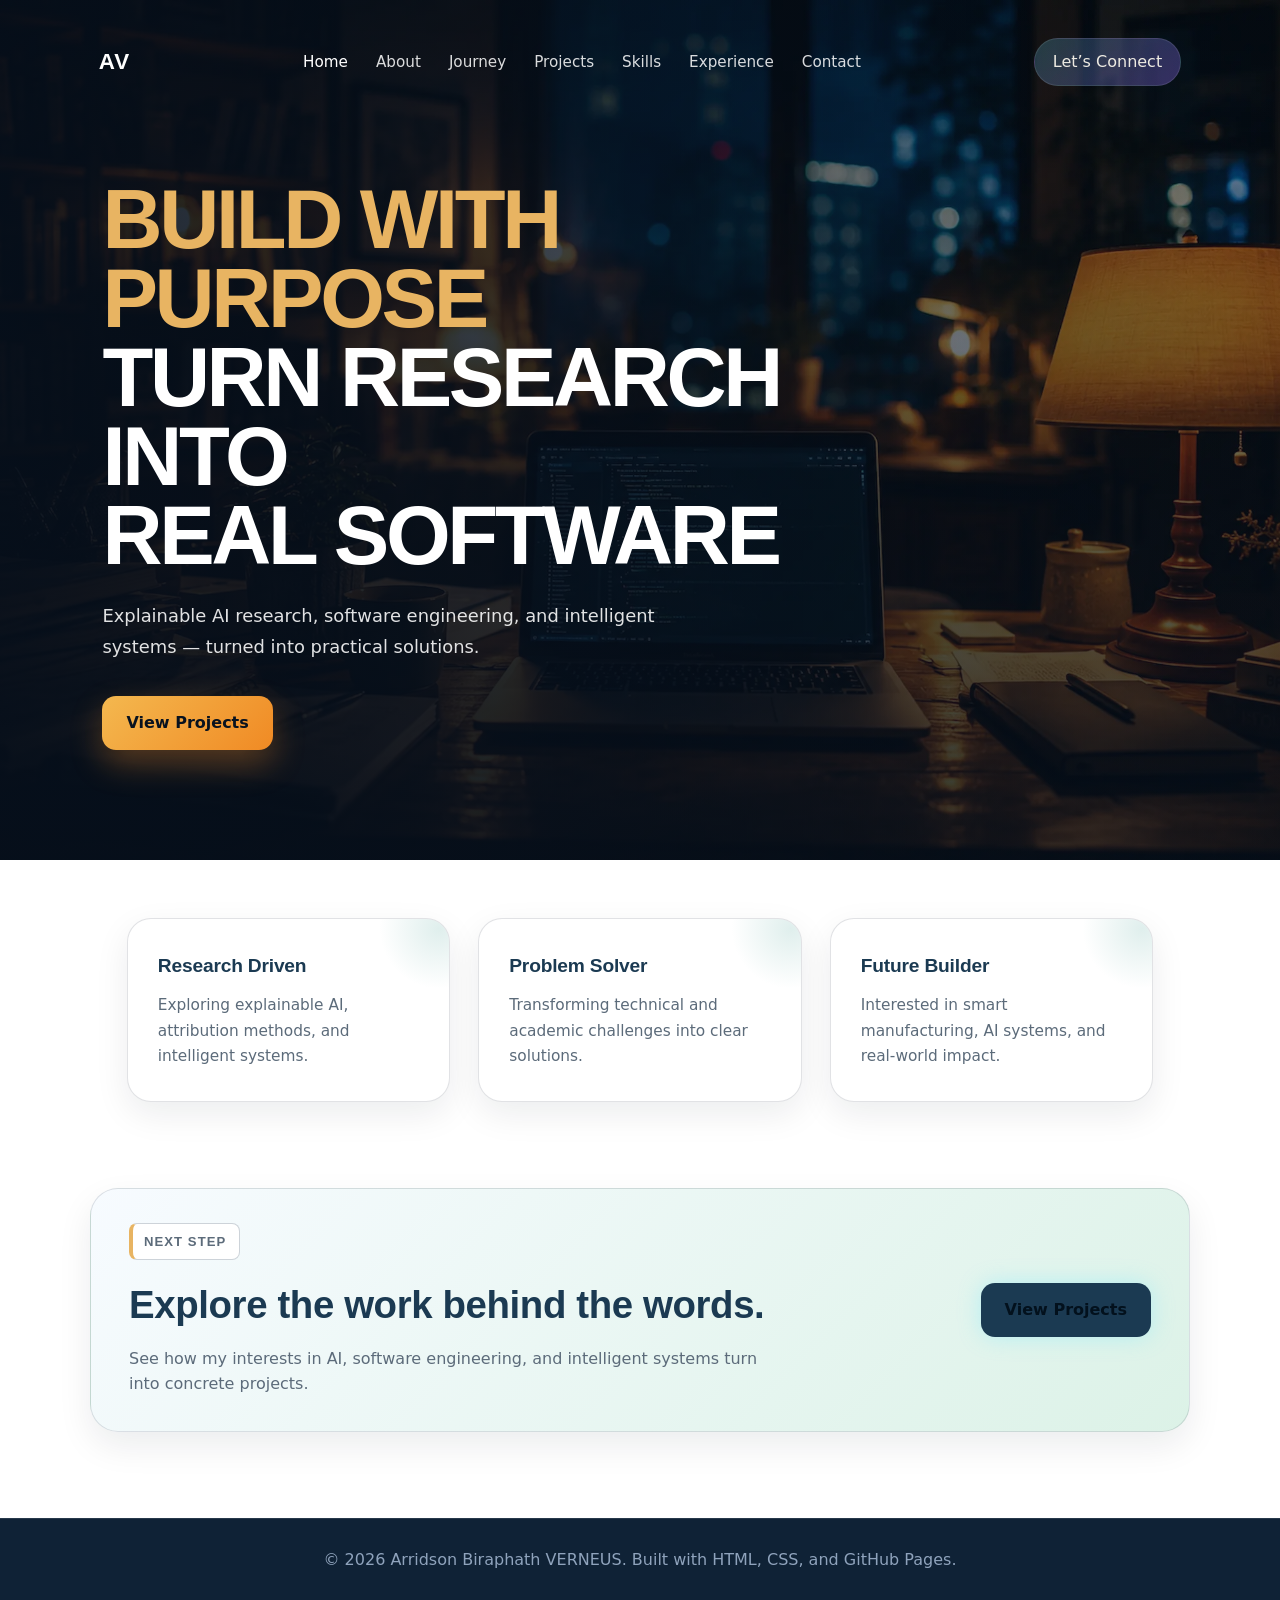
<file: index.html>
<!DOCTYPE html>
<html lang="en">
<head>
  <meta charset="UTF-8" />
  <meta name="viewport" content="width=device-width, initial-scale=1.0" />
  <title>Arridson Biraphath VERNEUS | Portfolio</title>

  <meta
    name="description"
    content="Personal portfolio of Arridson Biraphath VERNEUS, Informatics senior at Yuan Ze University with interests in AI, software engineering, XAI research, and intelligent manufacturing."
  />

  <link rel="stylesheet" href="css/style.css" />
</head>

<body class="home">
  <header class="site-header">
    <nav class="navbar">
      <a href="index.html" class="logo">AV</a>

      <ul class="nav-links">
        <li><a href="index.html" class="active">Home</a></li>
        <li><a href="about.html">About</a></li>
        <li><a href="journey.html">Journey</a></li>
        <li><a href="projects.html">Projects</a></li>
        <li><a href="skills.html">Skills</a></li>
        <li><a href="experience.html">Experience</a></li>
        <li><a href="contact.html">Contact</a></li>
      </ul>

      <a href="contact.html" class="nav-button">Let’s Connect</a>
    </nav>
  </header>

  <main>
    <!--
     <section class="hero-section">
      <div class="hero-content">
        <h1 class="hero-title">
          <span class="hero-accent">BUILD WITH PURPOSE</span>
          SO RESEARCH BECOMES<br />REAL SOFTWARE
        </h1>
        <p class="section-label">Personal Portfolio</p>

        <h1>Arridson Biraphath VERNEUS</h1>

        <h2>Informatics Senior | AI & Software Engineering</h2>

        <p class="hero-description">
          Turning academic research and technical projects into practical solutions.
        </p>

        <div class="hero-buttons">
          <a href="projects.html" class="primary-button">View Projects</a>
          <a href="contact.html" class="secondary-button">Contact Me</a>
        </div>
      </div>

      <div class="hero-visual">
        <div class="dashboard-card main-card">
          <p class="card-label">Developer Dashboard</p>
          <h3>Research • Software • AI</h3>

          <div class="code-box">
            <span>def solve_problem(data):</span>
            <span>&nbsp;&nbsp;&nbsp;&nbsp;model = AIModel.load("xai")</span>
            <span>&nbsp;&nbsp;&nbsp;&nbsp;result = model.evaluate(data)</span>
            <span>&nbsp;&nbsp;&nbsp;&nbsp;return result</span>
          </div>
        </div>

        <div class="dashboard-card floating-card top-card">
          <p>Project Focus</p>
          <strong>XAI Evaluation</strong>
        </div>

        <div class="dashboard-card floating-card bottom-card">
          <p>Core Areas</p>
          <strong>AI • Systems • Data</strong>
        </div>
      </div>
    </section>
    -->

    <section class="hero-section">
      <div class="hero-content">
        <h1>
          <span class="hero-gold">BUILD WITH PURPOSE</span>
          <span>TURN RESEARCH INTO</span>
          <span>REAL SOFTWARE</span>
        </h1>
        
        <p class="hero-description">
          Explainable AI research, software engineering, and intelligent
          systems — turned into practical solutions.
        </p>
        <div class="hero-buttons">
          <a href="projects.html" class="primary-button">View Projects</a>
        </div>
      </div>
    </section>

    <section class="quick-highlights">
      <article class="highlight-card">
        <h3>Research Driven</h3>
        <p>Exploring explainable AI, attribution methods, and intelligent systems.</p>
      </article>

      <article class="highlight-card">
        <h3>Problem Solver</h3>
        <p>Transforming technical and academic challenges into clear solutions.</p>
      </article>

      <article class="highlight-card">
        <h3>Future Builder</h3>
        <p>Interested in smart manufacturing, AI systems, and real-world impact.</p>
      </article>
    </section>

    </section>

<section class="home-cta">
  <div>
    <p class="section-label">Next Step</p>
    <h2>Explore the work behind the words.</h2>
    <p>
      See how my interests in AI, software engineering, and intelligent systems
      turn into concrete projects.
    </p>
  </div>
  <a href="projects.html" class="primary-button">View Projects</a>
</section>
    

</main>
  </main>

  <footer class="site-footer">
    <p>© 2026 Arridson Biraphath VERNEUS. Built with HTML, CSS, and GitHub Pages.</p>
  </footer>

  <script src="js/script.js"></script>
</body>
</html>
</file>
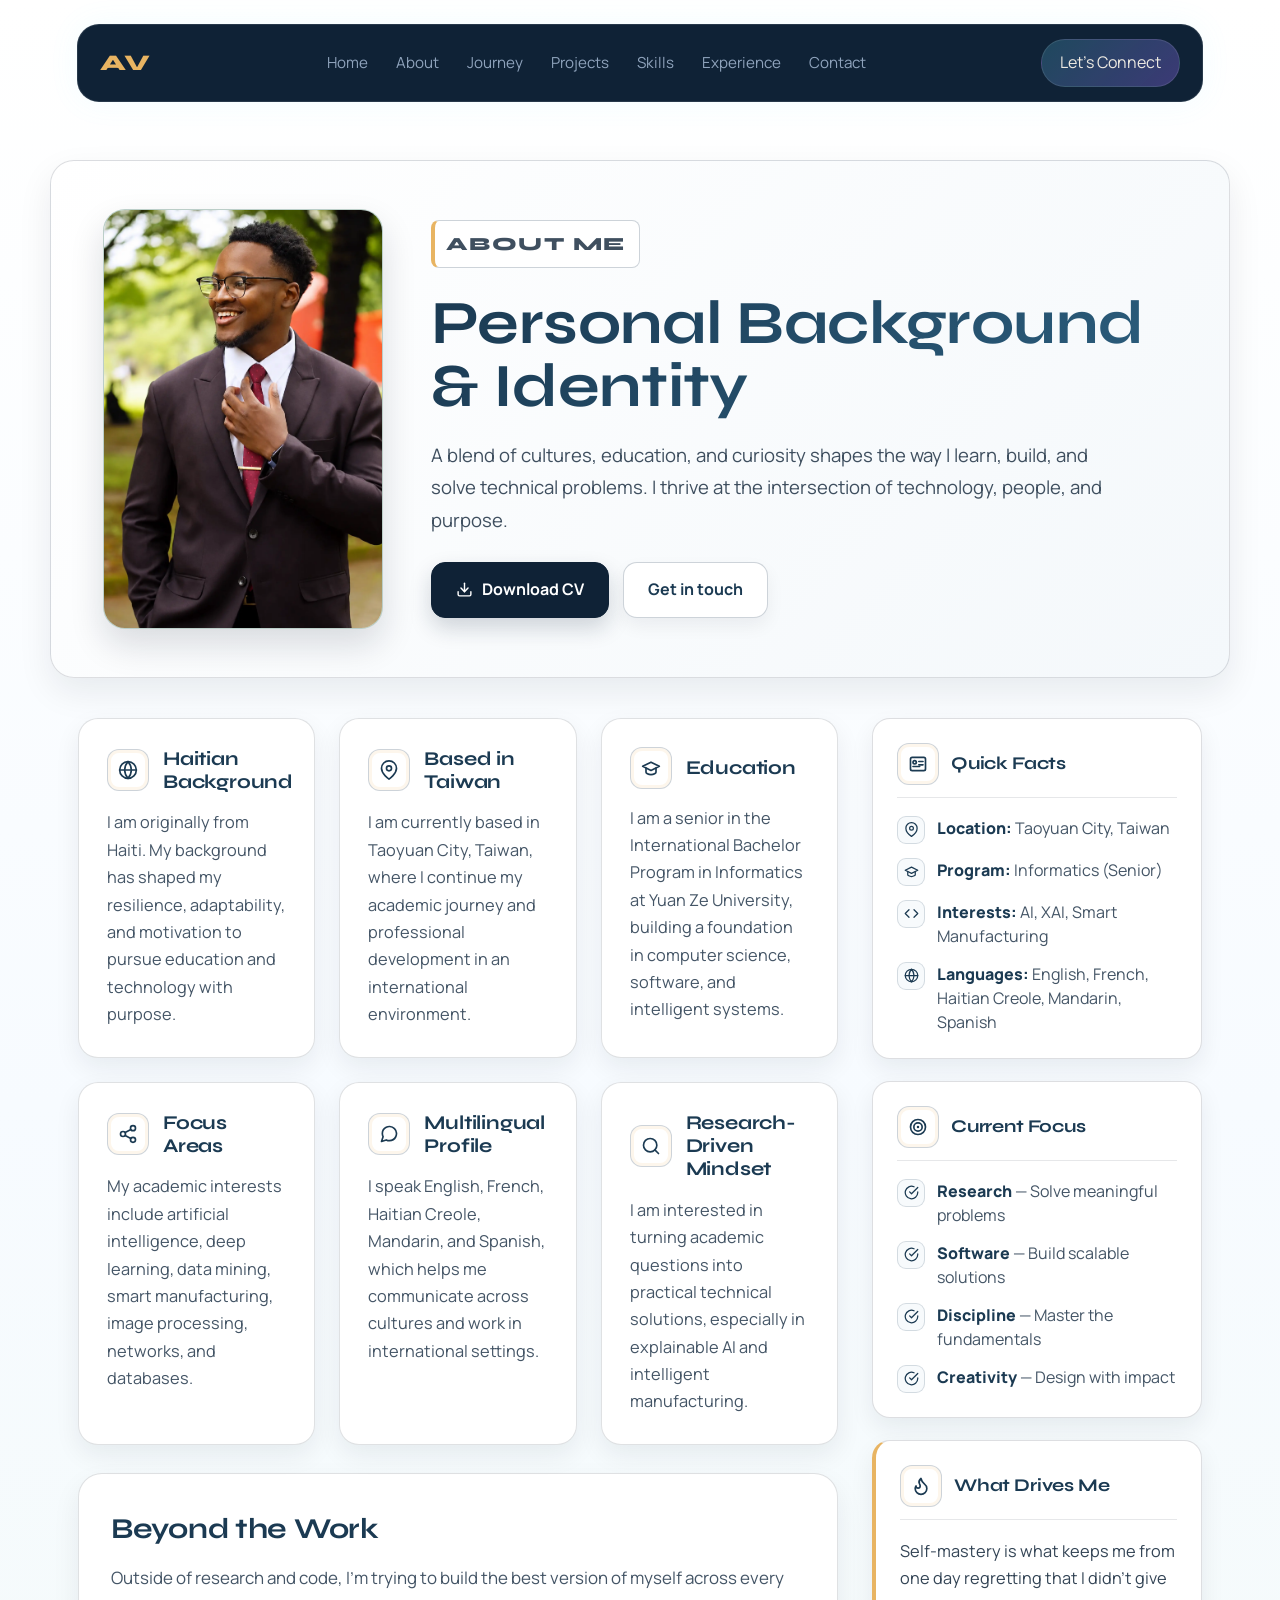
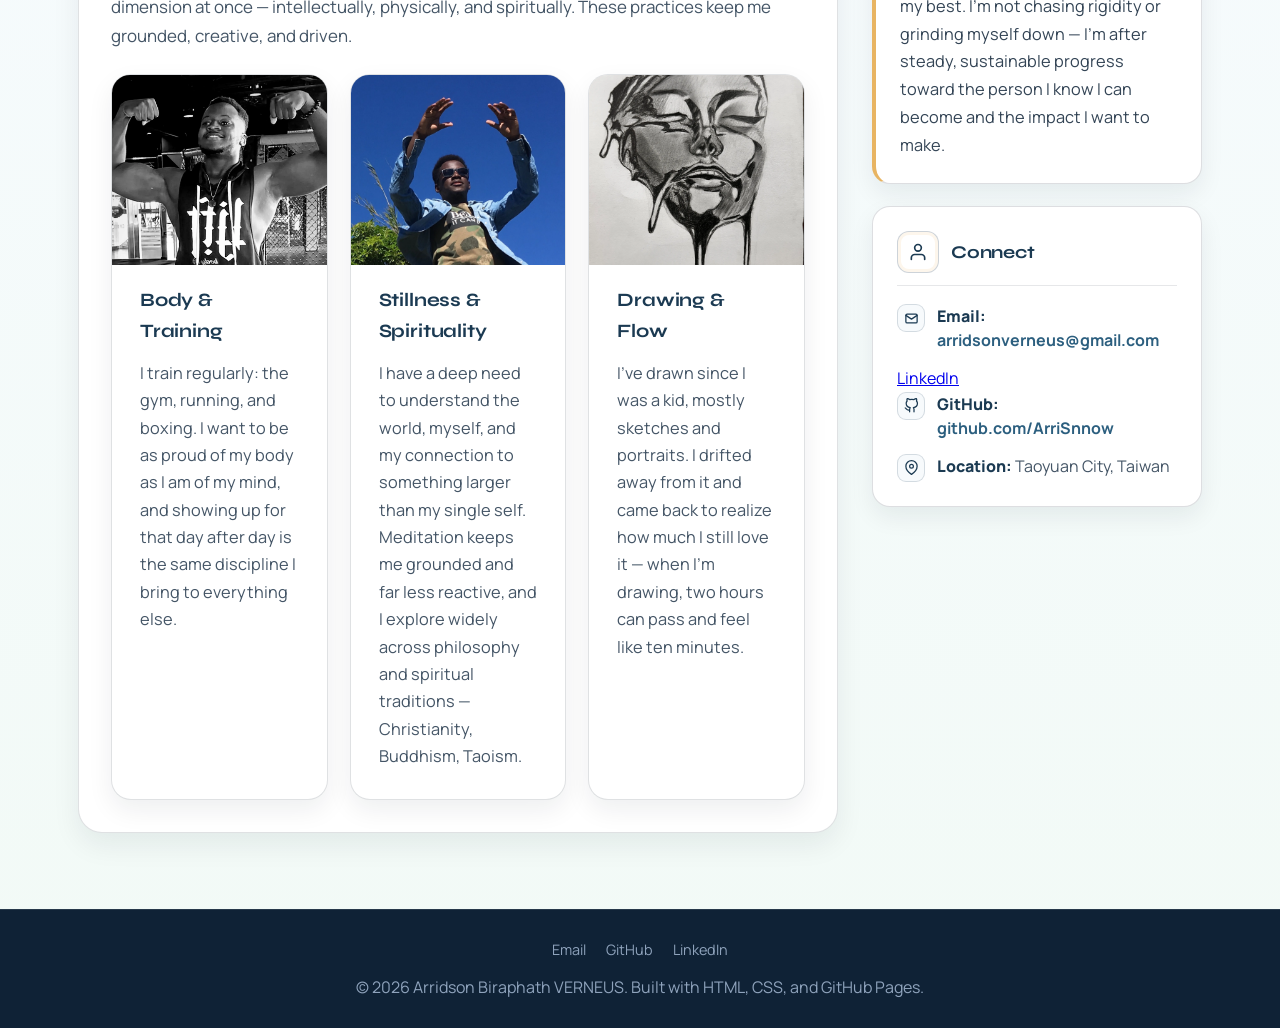
<file: about.html>
<!DOCTYPE html>
<html lang="en">
<head>
  <meta charset="UTF-8" />
  <meta name="viewport" content="width=device-width, initial-scale=1.0" />

  <title>About | Arridson Biraphath VERNEUS</title>
  <meta name="description" content="About Arridson Biraphath VERNEUS, an Informatics senior at Yuan Ze University with interests in AI, software engineering, XAI research, and intelligent manufacturing." />
  <meta name="author" content="Arridson Biraphath VERNEUS" />
  <meta name="theme-color" content="#050816" />
  <link rel="canonical" href="https://arrisnnow.github.io/about.html" />

  <!-- Favicon -->
  <link rel="icon" href="assets/favicon.svg" type="image/svg+xml" />

  <!-- Open Graph / social sharing -->
  <meta property="og:type" content="website" />
  <meta property="og:site_name" content="Arridson Biraphath VERNEUS" />
  <meta property="og:title" content="About | Arridson Biraphath VERNEUS" />
  <meta property="og:description" content="About Arridson Biraphath VERNEUS, an Informatics senior at Yuan Ze University with interests in AI, software engineering, XAI research, and intelligent manufacturing." />
  <meta property="og:url" content="https://arrisnnow.github.io/about.html" />
  <meta property="og:image" content="https://arrisnnow.github.io/assets/og-image.png" />
  <meta property="og:image:width" content="1200" />
  <meta property="og:image:height" content="630" />
  <meta name="twitter:card" content="summary_large_image" />
  <meta name="twitter:title" content="About | Arridson Biraphath VERNEUS" />
  <meta name="twitter:description" content="About Arridson Biraphath VERNEUS, an Informatics senior at Yuan Ze University with interests in AI, software engineering, XAI research, and intelligent manufacturing." />
  <meta name="twitter:image" content="https://arrisnnow.github.io/assets/og-image.png" />

  <!-- Fonts -->
  <link rel="preconnect" href="https://fonts.googleapis.com" />
  <link rel="preconnect" href="https://fonts.gstatic.com" crossorigin />
  <link href="https://fonts.googleapis.com/css2?family=Syne:wght@600;700;800&family=Manrope:wght@400;500;600;700&family=JetBrains+Mono:wght@400;500&display=swap" rel="stylesheet" />

  <link rel="stylesheet" href="css/style.css" />
</head>
  
<body class="about-page">
  <a class="skip-link" href="#main">Skip to content</a>

  <header class="site-header">
    <nav class="navbar" aria-label="Main navigation">
      <a href="index.html" class="logo">AV</a>

      <button class="nav-toggle" aria-label="Toggle menu" aria-expanded="false" aria-controls="nav-menu">
        <span></span><span></span><span></span>
      </button>

      <ul class="nav-links" id="nav-menu">
        <li><a href="index.html">Home</a></li>
        <li><a href="about.html">About</a></li>
        <li><a href="journey.html">Journey</a></li>
        <li><a href="projects.html">Projects</a></li>
        <li><a href="skills.html">Skills</a></li>
        <li><a href="experience.html">Experience</a></li>
        <li><a href="contact.html">Contact</a></li>
        <li class="nav-cta-mobile"><a href="contact.html" class="nav-button">Let&rsquo;s Connect</a></li>
      </ul>

      <a href="contact.html" class="nav-button nav-cta-desktop">Let&rsquo;s Connect</a>
    </nav>
  </header>

  <main id="main">
    <section class="about-hero">
      <img class="profile-photo" src="assets/images/profile.webp"
           alt="Portrait of Arridson Biraphath VERNEUS" width="400" height="420" />
      <div class="about-intro">
        <p class="section-label">About Me</p>
        <h1>Personal Background &amp; Identity</h1>
        <p>
          A blend of cultures, education, and curiosity shapes the way I learn,
          build, and solve technical problems. I thrive at the intersection of
          technology, people, and purpose.
        </p>
        <div class="about-actions">
          <!-- TODO(Arridson): add your CV as assets/Arridson-Verneus-CV.pdf -->
          <a href="assets/Arridson-Verneus-CV.pdf" class="cv-button" download>
            <svg viewBox="0 0 24 24" fill="none" stroke="currentColor" stroke-width="2" stroke-linecap="round" stroke-linejoin="round"><path d="M21 15v4a2 2 0 0 1-2 2H5a2 2 0 0 1-2-2v-4"/><polyline points="7 10 12 15 17 10"/><line x1="12" y1="15" x2="12" y2="3"/></svg> Download CV
          </a>
          <a href="contact.html" class="secondary-button">Get in touch</a>
        </div>
      </div>
    </section>

    <div class="about-layout">
      <div class="about-main">

        <section class="card-grid">
          <article class="info-card">
            <div class="card-head">
              <span class="card-icon"><svg viewBox="0 0 24 24" fill="none" stroke="currentColor" stroke-width="2" stroke-linecap="round" stroke-linejoin="round"><circle cx="12" cy="12" r="10"/><line x1="2" y1="12" x2="22" y2="12"/><path d="M12 2a15.3 15.3 0 0 1 4 10 15.3 15.3 0 0 1-4 10 15.3 15.3 0 0 1-4-10 15.3 15.3 0 0 1 4-10z"/></svg></span>
              <h2>Haitian Background</h2>
            </div>
            <p>I am originally from Haiti. My background has shaped my resilience,
              adaptability, and motivation to pursue education and technology with purpose.</p>
          </article>

          <article class="info-card">
            <div class="card-head">
              <span class="card-icon"><svg viewBox="0 0 24 24" fill="none" stroke="currentColor" stroke-width="2" stroke-linecap="round" stroke-linejoin="round"><path d="M21 10c0 7-9 13-9 13s-9-6-9-13a9 9 0 0 1 18 0z"/><circle cx="12" cy="10" r="3"/></svg></span>
              <h2>Based in Taiwan</h2>
            </div>
            <p>I am currently based in Taoyuan City, Taiwan, where I continue my academic
              journey and professional development in an international environment.</p>
          </article>

          <article class="info-card">
            <div class="card-head">
              <span class="card-icon"><svg viewBox="0 0 24 24" fill="none" stroke="currentColor" stroke-width="2" stroke-linecap="round" stroke-linejoin="round"><path d="M22 10 12 5 2 10l10 5 10-5z"/><path d="M6 12v5c0 1 2.5 3 6 3s6-2 6-3v-5"/></svg></span>
              <h2>Education</h2>
            </div>
            <p>I am a senior in the International Bachelor Program in Informatics at
              Yuan Ze University, building a foundation in computer science, software,
              and intelligent systems.</p>
          </article>

          <article class="info-card">
            <div class="card-head">
              <span class="card-icon"><svg viewBox="0 0 24 24" fill="none" stroke="currentColor" stroke-width="2" stroke-linecap="round" stroke-linejoin="round"><circle cx="18" cy="5" r="3"/><circle cx="6" cy="12" r="3"/><circle cx="18" cy="19" r="3"/><line x1="8.6" y1="10.3" x2="15.4" y2="6.7"/><line x1="8.6" y1="13.7" x2="15.4" y2="17.3"/></svg></span>
              <h2>Focus Areas</h2>
            </div>
            <p>My academic interests include artificial intelligence, deep learning,
              data mining, smart manufacturing, image processing, networks, and databases.</p>
          </article>

          <article class="info-card">
            <div class="card-head">
              <span class="card-icon"><svg viewBox="0 0 24 24" fill="none" stroke="currentColor" stroke-width="2" stroke-linecap="round" stroke-linejoin="round"><path d="M21 11.5a8.38 8.38 0 0 1-.9 3.8 8.5 8.5 0 0 1-7.6 4.7 8.38 8.38 0 0 1-3.8-.9L3 21l1.9-5.7a8.38 8.38 0 0 1-.9-3.8 8.5 8.5 0 0 1 4.7-7.6 8.38 8.38 0 0 1 3.8-.9h.5a8.48 8.48 0 0 1 8 8v.5z"/></svg></span>
              <h2>Multilingual Profile</h2>
            </div>
            <p>I speak English, French, Haitian Creole, Mandarin, and Spanish, which helps
              me communicate across cultures and work in international settings.</p>
          </article>

          <article class="info-card">
            <div class="card-head">
              <span class="card-icon"><svg viewBox="0 0 24 24" fill="none" stroke="currentColor" stroke-width="2" stroke-linecap="round" stroke-linejoin="round"><circle cx="11" cy="11" r="8"/><line x1="21" y1="21" x2="16.65" y2="16.65"/></svg></span>
              <h2>Research-Driven Mindset</h2>
            </div>
            <p>I am interested in turning academic questions into practical technical
              solutions, especially in explainable AI and intelligent manufacturing.</p>
          </article>
        </section>

        <section class="beyond-panel">
          <h2 class="beyond-title">Beyond the Work</h2>
          <p class="beyond-lead">Outside of research and code, I'm trying to build the
            best version of myself across every dimension at once — intellectually,
            physically, and spiritually. These practices keep me grounded, creative,
            and driven.</p>

          <div class="card-grid">
            <article class="info-card">
              <img class="card-photo" src="assets/images/training.webp" alt="Arridson training" />
              <h2>Body &amp; Training</h2>
              <p>I train regularly: the gym, running, and boxing. I want to be as proud
                of my body as I am of my mind, and showing up for that day after day is
                the same discipline I bring to everything else.</p>
            </article>
            <article class="info-card">
              <img class="card-photo" src="assets/images/spirituality.webp" alt="A quiet space for reflection" />
              <h2>Stillness &amp; Spirituality</h2>
              <p>I have a deep need to understand the world, myself, and my connection to
                something larger than my single self. Meditation keeps me grounded and far
                less reactive, and I explore widely across philosophy and spiritual
                traditions — Christianity, Buddhism, Taoism.</p>
            </article>
            <article class="info-card">
              <img class="card-photo" src="assets/images/drawing.webp" alt="One of my pencil drawings" />
              <h2>Drawing &amp; Flow</h2>
              <p>I've drawn since I was a kid, mostly sketches and portraits. I drifted
                away from it and came back to realize how much I still love it — when I'm
                drawing, two hours can pass and feel like ten minutes.</p>
            </article>
          </div>
        </section>

      </div>

      <aside class="about-sidebar">

        <section class="side-panel">
          <div class="panel-head">
            <span class="panel-icon"><svg viewBox="0 0 24 24" fill="none" stroke="currentColor" stroke-width="2" stroke-linecap="round" stroke-linejoin="round"><rect x="3" y="4" width="18" height="16" rx="2"/><circle cx="8" cy="10" r="2"/><line x1="13" y1="9" x2="18" y2="9"/><line x1="13" y1="13" x2="18" y2="13"/><line x1="6" y1="15" x2="14" y2="15"/></svg></span>
            <h2>Quick Facts</h2>
          </div>
          <div class="fact-row"><span class="row-icon"><svg viewBox="0 0 24 24" fill="none" stroke="currentColor" stroke-width="2" stroke-linecap="round" stroke-linejoin="round"><path d="M21 10c0 7-9 13-9 13s-9-6-9-13a9 9 0 0 1 18 0z"/><circle cx="12" cy="10" r="3"/></svg></span><span><strong>Location:</strong> Taoyuan City, Taiwan</span></div>
          <div class="fact-row"><span class="row-icon"><svg viewBox="0 0 24 24" fill="none" stroke="currentColor" stroke-width="2" stroke-linecap="round" stroke-linejoin="round"><path d="M22 10 12 5 2 10l10 5 10-5z"/><path d="M6 12v5c0 1 2.5 3 6 3s6-2 6-3v-5"/></svg></span><span><strong>Program:</strong> Informatics (Senior)</span></div>
          <div class="fact-row"><span class="row-icon"><svg viewBox="0 0 24 24" fill="none" stroke="currentColor" stroke-width="2" stroke-linecap="round" stroke-linejoin="round"><polyline points="16 18 22 12 16 6"/><polyline points="8 6 2 12 8 18"/></svg></span><span><strong>Interests:</strong> AI, XAI, Smart Manufacturing</span></div>
          <div class="fact-row"><span class="row-icon"><svg viewBox="0 0 24 24" fill="none" stroke="currentColor" stroke-width="2" stroke-linecap="round" stroke-linejoin="round"><circle cx="12" cy="12" r="10"/><line x1="2" y1="12" x2="22" y2="12"/><path d="M12 2a15.3 15.3 0 0 1 4 10 15.3 15.3 0 0 1-4 10 15.3 15.3 0 0 1-4-10 15.3 15.3 0 0 1 4-10z"/></svg></span><span><strong>Languages:</strong> English, French, Haitian Creole, Mandarin, Spanish</span></div>
        </section>

        <section class="side-panel">
          <div class="panel-head">
            <span class="panel-icon"><svg viewBox="0 0 24 24" fill="none" stroke="currentColor" stroke-width="2" stroke-linecap="round" stroke-linejoin="round"><circle cx="12" cy="12" r="9"/><circle cx="12" cy="12" r="5"/><circle cx="12" cy="12" r="1.5" fill="currentColor" stroke="none"/></svg></span>
            <h2>Current Focus</h2>
          </div>
          <div class="focus-row"><span class="row-icon"><svg viewBox="0 0 24 24" fill="none" stroke="currentColor" stroke-width="2" stroke-linecap="round" stroke-linejoin="round"><path d="M22 11.08V12a10 10 0 1 1-5.93-9.14"/><polyline points="22 4 12 14.01 9 11.01"/></svg></span><span><strong>Research</strong> — Solve meaningful problems</span></div>
          <div class="focus-row"><span class="row-icon"><svg viewBox="0 0 24 24" fill="none" stroke="currentColor" stroke-width="2" stroke-linecap="round" stroke-linejoin="round"><path d="M22 11.08V12a10 10 0 1 1-5.93-9.14"/><polyline points="22 4 12 14.01 9 11.01"/></svg></span><span><strong>Software</strong> — Build scalable solutions</span></div>
          <div class="focus-row"><span class="row-icon"><svg viewBox="0 0 24 24" fill="none" stroke="currentColor" stroke-width="2" stroke-linecap="round" stroke-linejoin="round"><path d="M22 11.08V12a10 10 0 1 1-5.93-9.14"/><polyline points="22 4 12 14.01 9 11.01"/></svg></span><span><strong>Discipline</strong> — Master the fundamentals</span></div>
          <div class="focus-row"><span class="row-icon"><svg viewBox="0 0 24 24" fill="none" stroke="currentColor" stroke-width="2" stroke-linecap="round" stroke-linejoin="round"><path d="M22 11.08V12a10 10 0 1 1-5.93-9.14"/><polyline points="22 4 12 14.01 9 11.01"/></svg></span><span><strong>Creativity</strong> — Design with impact</span></div>
        </section>

        <section class="side-panel quote-panel">
          <div class="panel-head">
            <span class="panel-icon"><svg viewBox="0 0 24 24" fill="none" stroke="currentColor" stroke-width="2" stroke-linecap="round" stroke-linejoin="round"><path d="M8.5 14.5A2.5 2.5 0 0 0 11 12c0-1.38-.5-2-1-3-1.07-2.14-.22-4.05 2-6 .5 2.5 2 4.9 4 6.5 2 1.6 3 3.5 3 5.5a7 7 0 1 1-14 0c0-1.15.43-2.29 1-3a2.5 2.5 0 0 0 2.5 2.5z"/></svg></span>
            <h2>What Drives Me</h2>
          </div>
          <span class="quote-mark close">&rdquo;</span>
          <blockquote>Self-mastery is what keeps me from one day regretting that I
            didn't give my best. I'm not chasing rigidity or grinding myself down —
            I'm after steady, sustainable progress toward the person I know I can
            become and the impact I want to make.</blockquote>
          <span class="quote-mark close">&rdquo;</span>
        </section>

        <section class="side-panel">
          <div class="panel-head">
            <span class="panel-icon"><svg viewBox="0 0 24 24" fill="none" stroke="currentColor" stroke-width="2" stroke-linecap="round" stroke-linejoin="round"><path d="M20 21v-2a4 4 0 0 0-4-4H8a4 4 0 0 0-4 4v2"/><circle cx="12" cy="7" r="4"/></svg></span>
            <h2>Connect</h2>
          </div>
          <div class="link-row"><span class="row-icon"><svg viewBox="0 0 24 24" fill="none" stroke="currentColor" stroke-width="2" stroke-linecap="round" stroke-linejoin="round"><rect x="3" y="5" width="18" height="14" rx="2"/><path d="m3 7 9 6 9-6"/></svg></span><span><strong>Email:</strong> <a href="mailto:arridsonverneus@gmail.com">arridsonverneus@gmail.com</a></span></div>
          <a href="https://www.linkedin.com/in/your-username" target="_blank" rel="noopener noreferrer">LinkedIn</a>
          <div class="link-row"><span class="row-icon"><svg viewBox="0 0 24 24" fill="none" stroke="currentColor" stroke-width="2" stroke-linecap="round" stroke-linejoin="round"><path d="M9 19c-5 1.5-5-2.5-7-3m14 6v-3.87a3.37 3.37 0 0 0-.94-2.61c3.14-.35 6.44-1.54 6.44-7A5.44 5.44 0 0 0 20 4.77 5.07 5.07 0 0 0 19.91 1S18.73.65 16 2.48a13.38 13.38 0 0 0-7 0C6.27.65 5.09 1 5.09 1A5.07 5.07 0 0 0 5 4.77a5.44 5.44 0 0 0-1.5 3.78c0 5.42 3.3 6.61 6.44 7A3.37 3.37 0 0 0 9 18.13V22"/></svg></span><span><strong>GitHub:</strong> <a href="https://github.com/ArriSnnow" target="_blank" rel="noopener noreferrer">github.com/ArriSnnow</a></span></div>
          <div class="link-row"><span class="row-icon"><svg viewBox="0 0 24 24" fill="none" stroke="currentColor" stroke-width="2" stroke-linecap="round" stroke-linejoin="round"><path d="M21 10c0 7-9 13-9 13s-9-6-9-13a9 9 0 0 1 18 0z"/><circle cx="12" cy="10" r="3"/></svg></span><span><strong>Location:</strong> Taoyuan City, Taiwan</span></div>
        </section>

      </aside>
    </div>
  </main>

  <footer class="site-footer">
    <div class="footer-social">
      <a href="mailto:arridsonverneus@gmail.com">Email</a>
      <a href="https://github.com/ArriSnnow" target="_blank" rel="noopener noreferrer">GitHub</a>
      <a href="https://www.linkedin.com/in/your-username" target="_blank" rel="noopener noreferrer">LinkedIn</a>
    </div>
    <p>&copy; 2026 Arridson Biraphath VERNEUS. Built with HTML, CSS, and GitHub Pages.</p>
  </footer>

  <script src="js/script.js"></script>
</body>
</html>
</file>
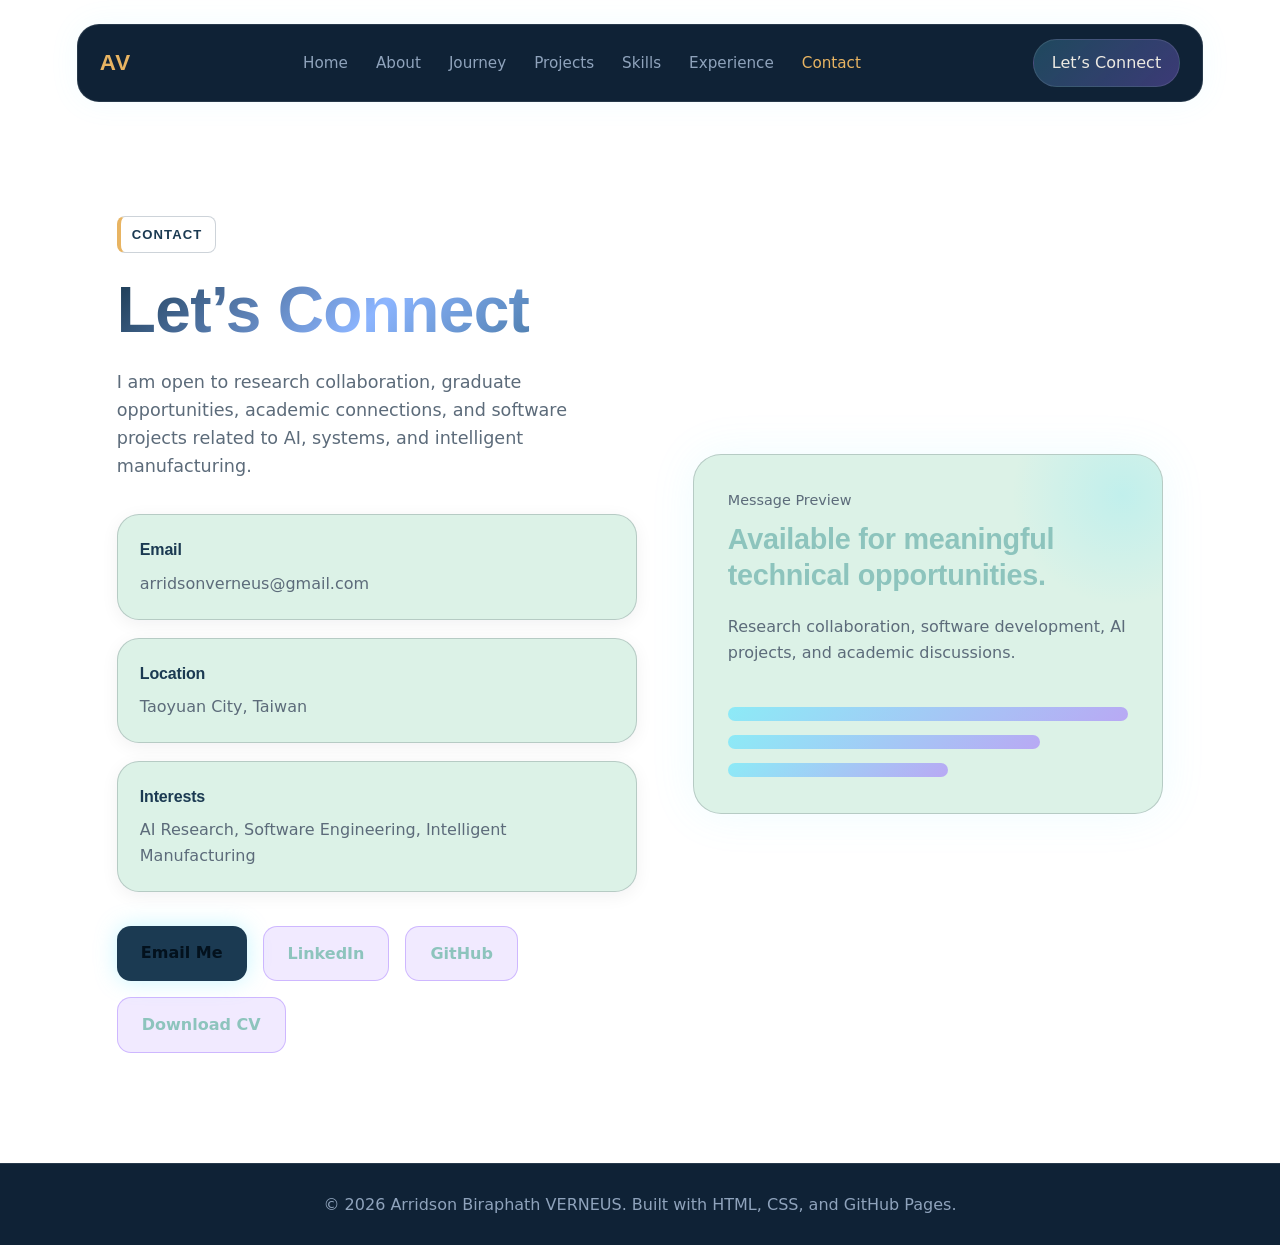
<file: contact.html>
<!DOCTYPE html>
<html lang="en">
<head>
  <meta charset="UTF-8" />
  <meta name="viewport" content="width=device-width, initial-scale=1.0" />

  <title>Contact | Arridson Biraphath VERNEUS</title>

  <meta
    name="description"
    content="Contact Arridson Biraphath VERNEUS for research collaboration, graduate opportunities, software projects, and academic connections."
  />

  <link rel="stylesheet" href="css/style.css" />
</head>

<body>
  <header class="site-header">
    <nav class="navbar">
      <a href="index.html" class="logo">AV</a>

      <ul class="nav-links">
        <li><a href="index.html">Home</a></li>
        <li><a href="about.html">About</a></li>
        <li><a href="journey.html">Journey</a></li>
        <li><a href="projects.html">Projects</a></li>
        <li><a href="skills.html">Skills</a></li>
        <li><a href="experience.html">Experience</a></li>
        <li><a href="contact.html" class="active">Contact</a></li>
      </ul>

      <a href="contact.html" class="nav-button">Let’s Connect</a>
    </nav>
  </header>

  <main>
    <section class="contact-section">
      <div class="contact-content">
        <p class="section-label">Contact</p>

        <h1>Let’s Connect</h1>

        <p class="contact-intro">
          I am open to research collaboration, graduate opportunities, academic
          connections, and software projects related to AI, systems, and intelligent
          manufacturing.
        </p>

        <div class="contact-info-grid">
          <article class="contact-info-card">
            <h2>Email</h2>
            <p>arridsonverneus@gmail.com</p>
          </article>

          <article class="contact-info-card">
            <h2>Location</h2>
            <p>Taoyuan City, Taiwan</p>
          </article>

          <article class="contact-info-card">
            <h2>Interests</h2>
            <p>AI Research, Software Engineering, Intelligent Manufacturing</p>
          </article>
        </div>

        <div class="contact-buttons">
          <a href="mailto:arridsonverneus@gmail.com" class="primary-button">
            Email Me
          </a>

          <a href="https://www.linkedin.com/in/arridson-biraphath-vern%C3%A9us-155bb411a" target="_blank" class="secondary-button">
            LinkedIn
          </a>

          <a href="https://github.com/ArriSnnow" target="_blank" class="secondary-button">
            GitHub
          </a>

          <a href="assets/CV_Arridson_Verneus.pdf" target="_blank" rel="noopener noreferrer" class="secondary-button">
            Download CV
          </a>
        </div>
      </div>

      <div class="contact-visual">
        <div class="message-card">
          <p class="card-label">Message Preview</p>

          <h2>Available for meaningful technical opportunities.</h2>

          <p>
            Research collaboration, software development, AI projects, and academic
            discussions.
          </p>

          <div class="message-lines">
            <span></span>
            <span></span>
            <span></span>
          </div>
        </div>
      </div>
    </section>
  </main>

  <footer class="site-footer">
    <p>© 2026 Arridson Biraphath VERNEUS. Built with HTML, CSS, and GitHub Pages.</p>
  </footer>

  <script src="js/script.js"></script>
</body>
</html>
</file>
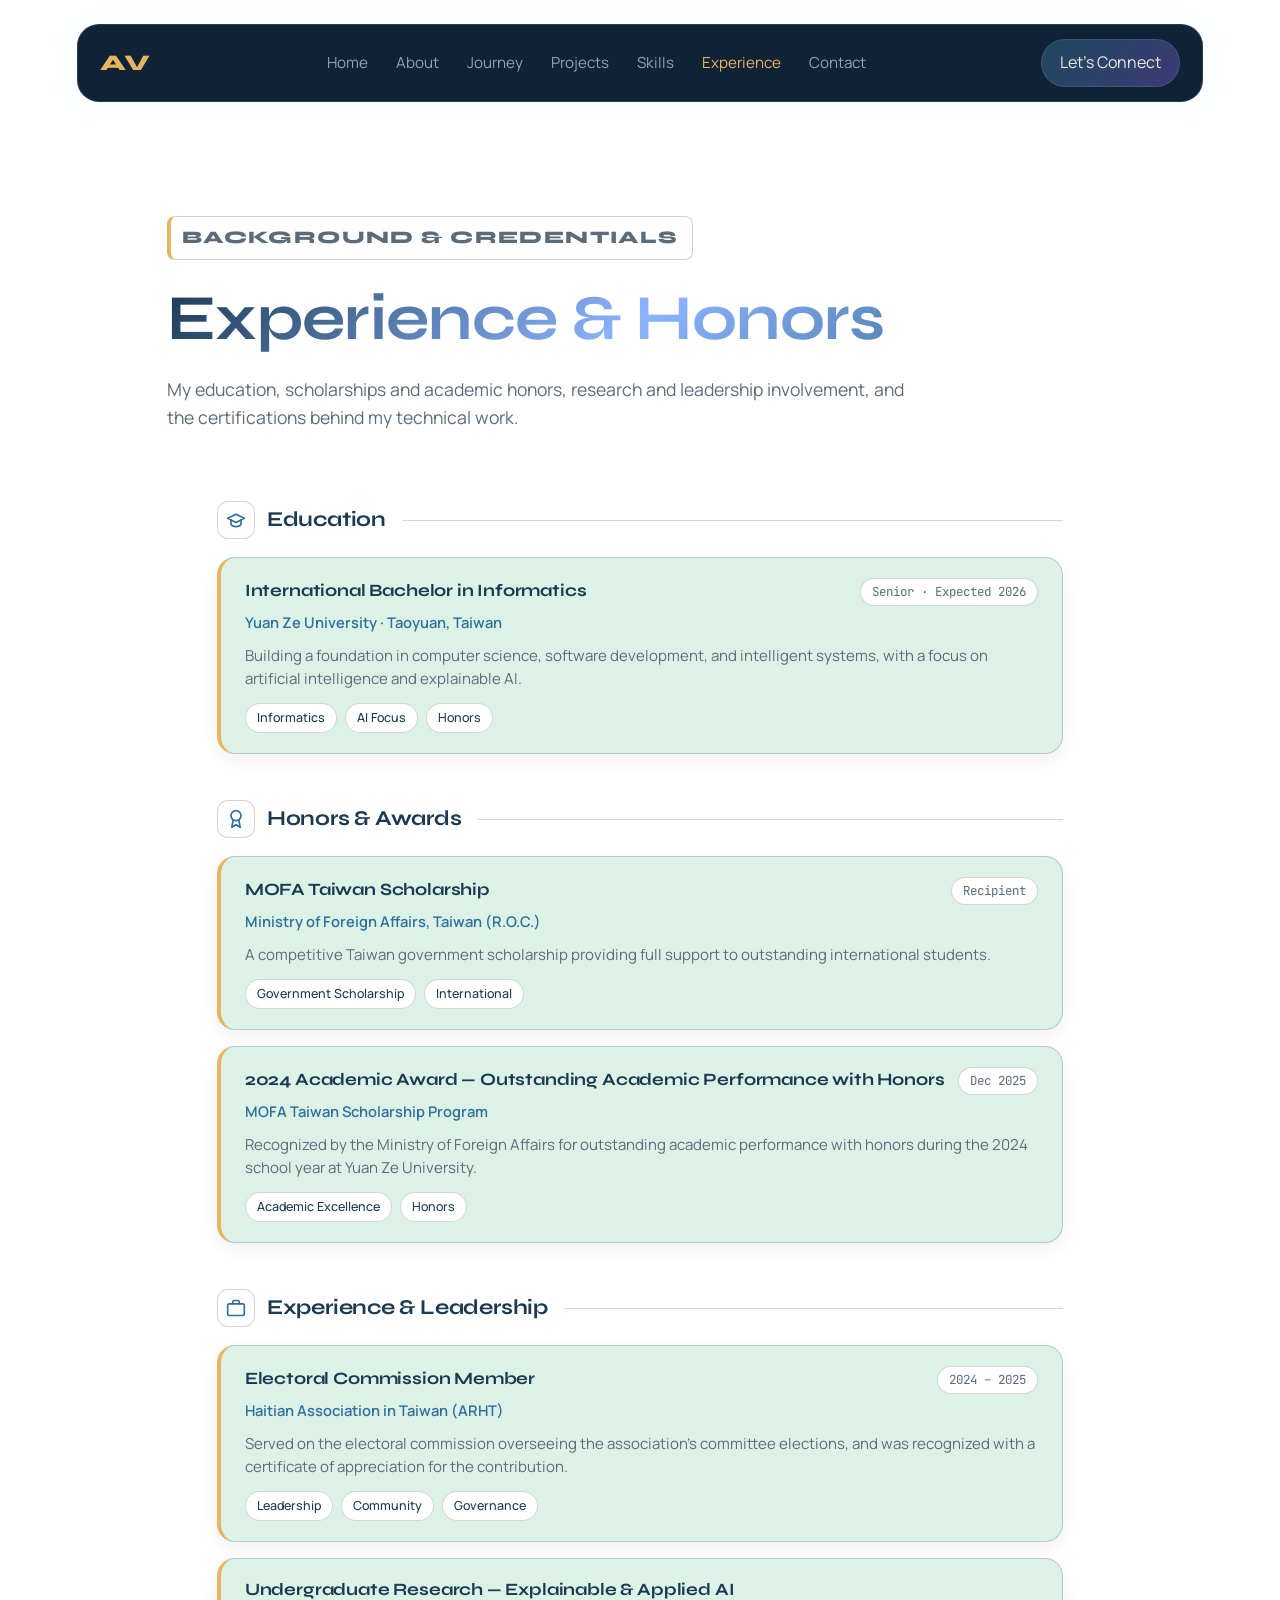
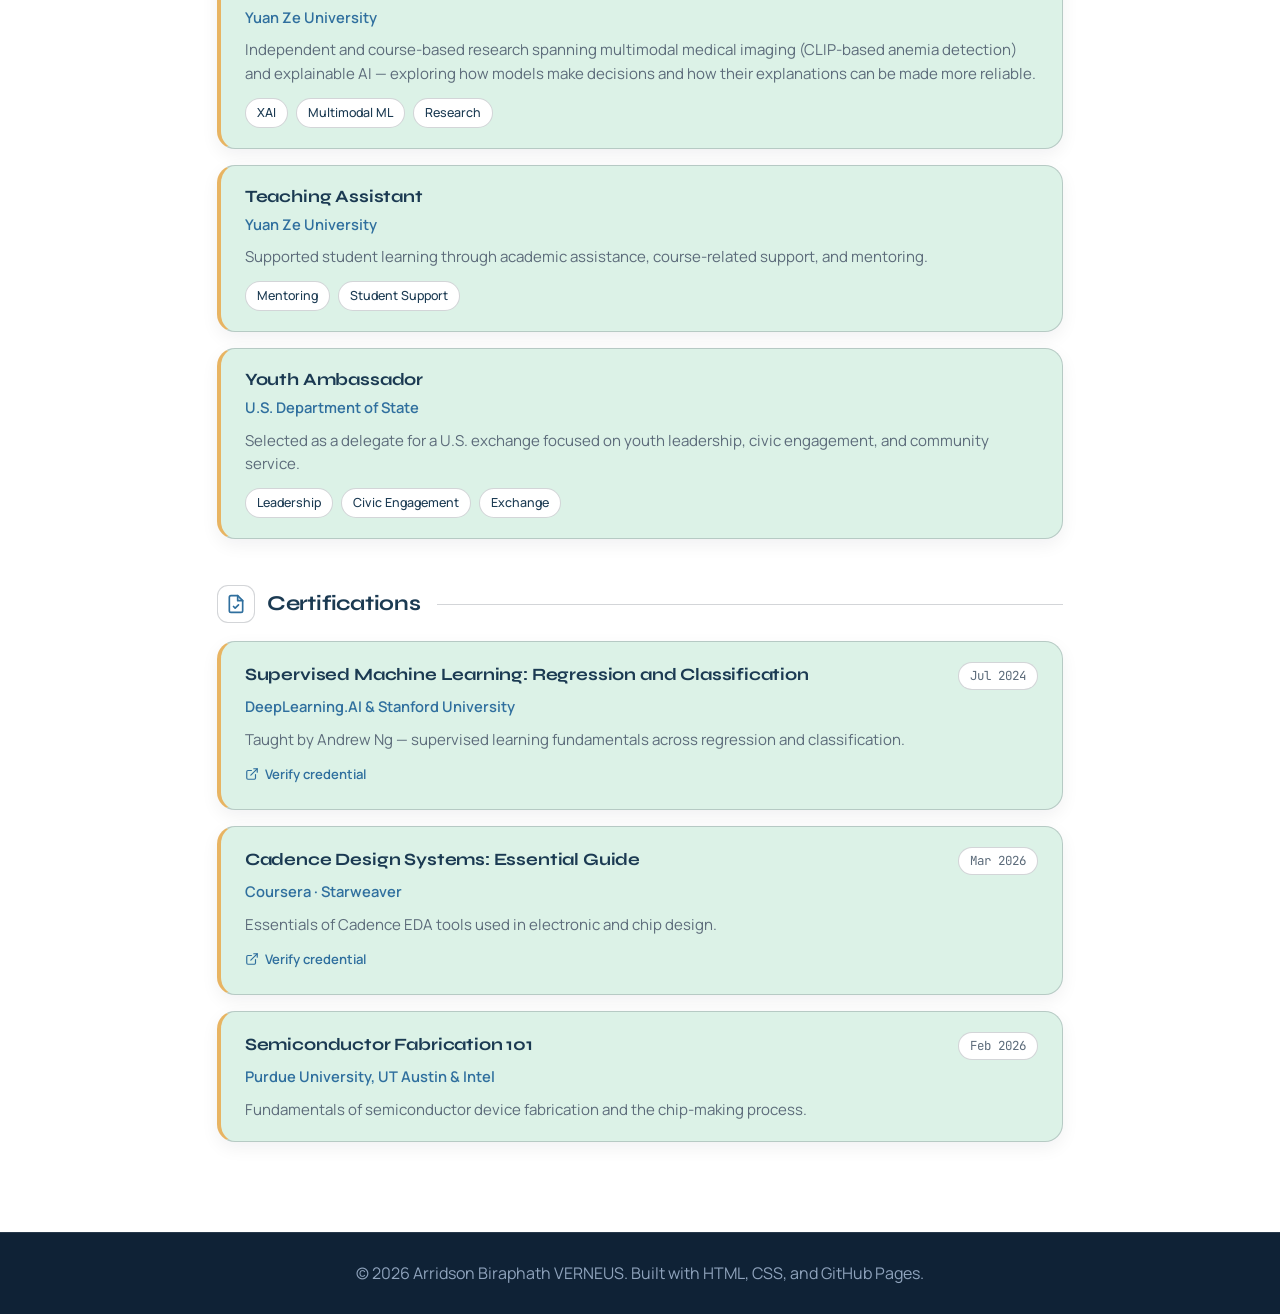
<file: experience.html>
<!DOCTYPE html>
<html lang="en">
<head>
  <meta charset="UTF-8" />
  <meta name="viewport" content="width=device-width, initial-scale=1.0" />
  <title>Experience | Arridson Biraphath VERNEUS</title>
  <meta name="description" content="Experience, education, honors, and certifications of Arridson Biraphath VERNEUS — MOFA Taiwan Scholarship, academic awards, research, leadership, and technical certificates." />
  <link rel="preconnect" href="https://fonts.googleapis.com" />
  <link rel="preconnect" href="https://fonts.gstatic.com" crossorigin />
  <link href="https://fonts.googleapis.com/css2?family=Syne:wght@600;700;800&family=Manrope:wght@400;500;600;700&family=JetBrains+Mono:wght@400;500&display=swap" rel="stylesheet" />
  <link rel="stylesheet" href="css/style.css" />
</head>

<body>
  <header class="site-header">
    <nav class="navbar">
      <a href="index.html" class="logo">AV</a>
      <ul class="nav-links">
        <li><a href="index.html">Home</a></li>
        <li><a href="about.html">About</a></li>
        <li><a href="journey.html">Journey</a></li>
        <li><a href="projects.html">Projects</a></li>
        <li><a href="skills.html">Skills</a></li>
        <li><a href="experience.html" class="active">Experience</a></li>
        <li><a href="contact.html">Contact</a></li>
      </ul>
      <a href="contact.html" class="nav-button">Let’s Connect</a>
    </nav>
  </header>

  <main>
    <section class="page-hero">
      <p class="section-label">Background &amp; Credentials</p>
      <h1>Experience &amp; Honors</h1>
      <p>
        My education, scholarships and academic honors, research and leadership
        involvement, and the certifications behind my technical work.
      </p>
    </section>

    <section class="exp-page">
      <div class="exp-section">
        <div class="exp-section-head">
          <span class="sec-icon"><svg viewBox="0 0 24 24" fill="none" stroke="currentColor" stroke-width="2" stroke-linecap="round" stroke-linejoin="round"><path d="M22 10 12 5 2 10l10 5 10-5z"/><path d="M6 12v5c0 1 2.5 3 6 3s6-2 6-3v-5"/></svg></span>
          <h2>Education</h2>
          <span class="sec-rule"></span>
        </div>
        <div class="exp-entries">
        <article class="exp-entry">
          <div class="exp-entry-top">
            <h3>International Bachelor in Informatics</h3>
            <span class="exp-date">Senior · Expected 2026</span>
          </div>
          <p class="exp-org">Yuan Ze University · Taoyuan, Taiwan</p>
          <p>Building a foundation in computer science, software development, and intelligent systems, with a focus on artificial intelligence and explainable AI.</p>
          <div class="exp-tags"><span>Informatics</span><span>AI Focus</span><span>Honors</span></div>
        </article>
        </div>
      </div>

      <div class="exp-section">
        <div class="exp-section-head">
          <span class="sec-icon"><svg viewBox="0 0 24 24" fill="none" stroke="currentColor" stroke-width="2" stroke-linecap="round" stroke-linejoin="round"><circle cx="12" cy="8" r="6"/><path d="M15.5 13.5 17 22l-5-3-5 3 1.5-8.5"/></svg></span>
          <h2>Honors &amp; Awards</h2>
          <span class="sec-rule"></span>
        </div>
        <div class="exp-entries">
        <article class="exp-entry">
          <div class="exp-entry-top">
            <h3>MOFA Taiwan Scholarship</h3>
            <span class="exp-date">Recipient</span>
          </div>
          <p class="exp-org">Ministry of Foreign Affairs, Taiwan (R.O.C.)</p>
          <p>A competitive Taiwan government scholarship providing full support to outstanding international students.</p>
          <div class="exp-tags"><span>Government Scholarship</span><span>International</span></div>
        </article>

        <article class="exp-entry">
          <div class="exp-entry-top">
            <h3>2024 Academic Award — Outstanding Academic Performance with Honors</h3>
            <span class="exp-date">Dec 2025</span>
          </div>
          <p class="exp-org">MOFA Taiwan Scholarship Program</p>
          <p>Recognized by the Ministry of Foreign Affairs for outstanding academic performance with honors during the 2024 school year at Yuan Ze University.</p>
          <div class="exp-tags"><span>Academic Excellence</span><span>Honors</span></div>
        </article>
        </div>
      </div>

      <div class="exp-section">
        <div class="exp-section-head">
          <span class="sec-icon"><svg viewBox="0 0 24 24" fill="none" stroke="currentColor" stroke-width="2" stroke-linecap="round" stroke-linejoin="round"><rect x="2" y="7" width="20" height="14" rx="2"/><path d="M16 7V5a2 2 0 0 0-2-2h-4a2 2 0 0 0-2 2v2"/></svg></span>
          <h2>Experience &amp; Leadership</h2>
          <span class="sec-rule"></span>
        </div>
        <div class="exp-entries">
        <article class="exp-entry">
          <div class="exp-entry-top">
            <h3>Electoral Commission Member</h3>
            <span class="exp-date">2024 – 2025</span>
          </div>
          <p class="exp-org">Haitian Association in Taiwan (ARHT)</p>
          <p>Served on the electoral commission overseeing the association's committee elections, and was recognized with a certificate of appreciation for the contribution.</p>
          <div class="exp-tags"><span>Leadership</span><span>Community</span><span>Governance</span></div>
        </article>

        <article class="exp-entry">
          <div class="exp-entry-top">
            <h3>Undergraduate Research — Explainable &amp; Applied AI</h3>
            
          </div>
          <p class="exp-org">Yuan Ze University</p>
          <p>Independent and course-based research spanning multimodal medical imaging (CLIP-based anemia detection) and explainable AI — exploring how models make decisions and how their explanations can be made more reliable.</p>
          <div class="exp-tags"><span>XAI</span><span>Multimodal ML</span><span>Research</span></div>
        </article>

        <article class="exp-entry">
          <div class="exp-entry-top">
            <h3>Teaching Assistant</h3>
            
          </div>
          <p class="exp-org">Yuan Ze University</p>
          <p>Supported student learning through academic assistance, course-related support, and mentoring.</p>
          <div class="exp-tags"><span>Mentoring</span><span>Student Support</span></div>
        </article>

        <article class="exp-entry">
          <div class="exp-entry-top">
            <h3>Youth Ambassador</h3>
            
          </div>
          <p class="exp-org">U.S. Department of State</p>
          <p>Selected as a delegate for a U.S. exchange focused on youth leadership, civic engagement, and community service.</p>
          <div class="exp-tags"><span>Leadership</span><span>Civic Engagement</span><span>Exchange</span></div>
        </article>
        </div>
      </div>

      <div class="exp-section">
        <div class="exp-section-head">
          <span class="sec-icon"><svg viewBox="0 0 24 24" fill="none" stroke="currentColor" stroke-width="2" stroke-linecap="round" stroke-linejoin="round"><path d="M14 2H6a2 2 0 0 0-2 2v16a2 2 0 0 0 2 2h12a2 2 0 0 0 2-2V8z"/><polyline points="14 2 14 8 20 8"/><path d="m9 15 2 2 4-4"/></svg></span>
          <h2>Certifications</h2>
          <span class="sec-rule"></span>
        </div>
        <div class="exp-entries">
        <article class="exp-entry">
          <div class="exp-entry-top">
            <h3>Supervised Machine Learning: Regression and Classification</h3>
            <span class="exp-date">Jul 2024</span>
          </div>
          <p class="exp-org">DeepLearning.AI &amp; Stanford University</p>
          <p>Taught by Andrew Ng — supervised learning fundamentals across regression and classification.</p>
          <a class="exp-verify" href="https://www.coursera.org/account/accomplishments/verify/JBVZ7GLR2DQE" target="_blank" rel="noopener noreferrer"><svg viewBox="0 0 24 24" fill="none" stroke="currentColor" stroke-width="2" stroke-linecap="round" stroke-linejoin="round"><path d="M18 13v6a2 2 0 0 1-2 2H5a2 2 0 0 1-2-2V8a2 2 0 0 1 2-2h6"/><polyline points="15 3 21 3 21 9"/><line x1="10" y1="14" x2="21" y2="3"/></svg> Verify credential</a>
        </article>

        <article class="exp-entry">
          <div class="exp-entry-top">
            <h3>Cadence Design Systems: Essential Guide</h3>
            <span class="exp-date">Mar 2026</span>
          </div>
          <p class="exp-org">Coursera · Starweaver</p>
          <p>Essentials of Cadence EDA tools used in electronic and chip design.</p>
          <a class="exp-verify" href="https://www.coursera.org/account/accomplishments/verify/6WK31IEMGCCY" target="_blank" rel="noopener noreferrer"><svg viewBox="0 0 24 24" fill="none" stroke="currentColor" stroke-width="2" stroke-linecap="round" stroke-linejoin="round"><path d="M18 13v6a2 2 0 0 1-2 2H5a2 2 0 0 1-2-2V8a2 2 0 0 1 2-2h6"/><polyline points="15 3 21 3 21 9"/><line x1="10" y1="14" x2="21" y2="3"/></svg> Verify credential</a>
        </article>

        <article class="exp-entry">
          <div class="exp-entry-top">
            <h3>Semiconductor Fabrication 101</h3>
            <span class="exp-date">Feb 2026</span>
          </div>
          <p class="exp-org">Purdue University, UT Austin &amp; Intel</p>
          <p>Fundamentals of semiconductor device fabrication and the chip-making process.</p>
        </article>
        </div>
      </div>
    </section>
  </main>

  <footer class="site-footer">
    <p>&copy; 2026 Arridson Biraphath VERNEUS. Built with HTML, CSS, and GitHub Pages.</p>
  </footer>

  <script src="js/script.js"></script>
</body>
</html>
</file>
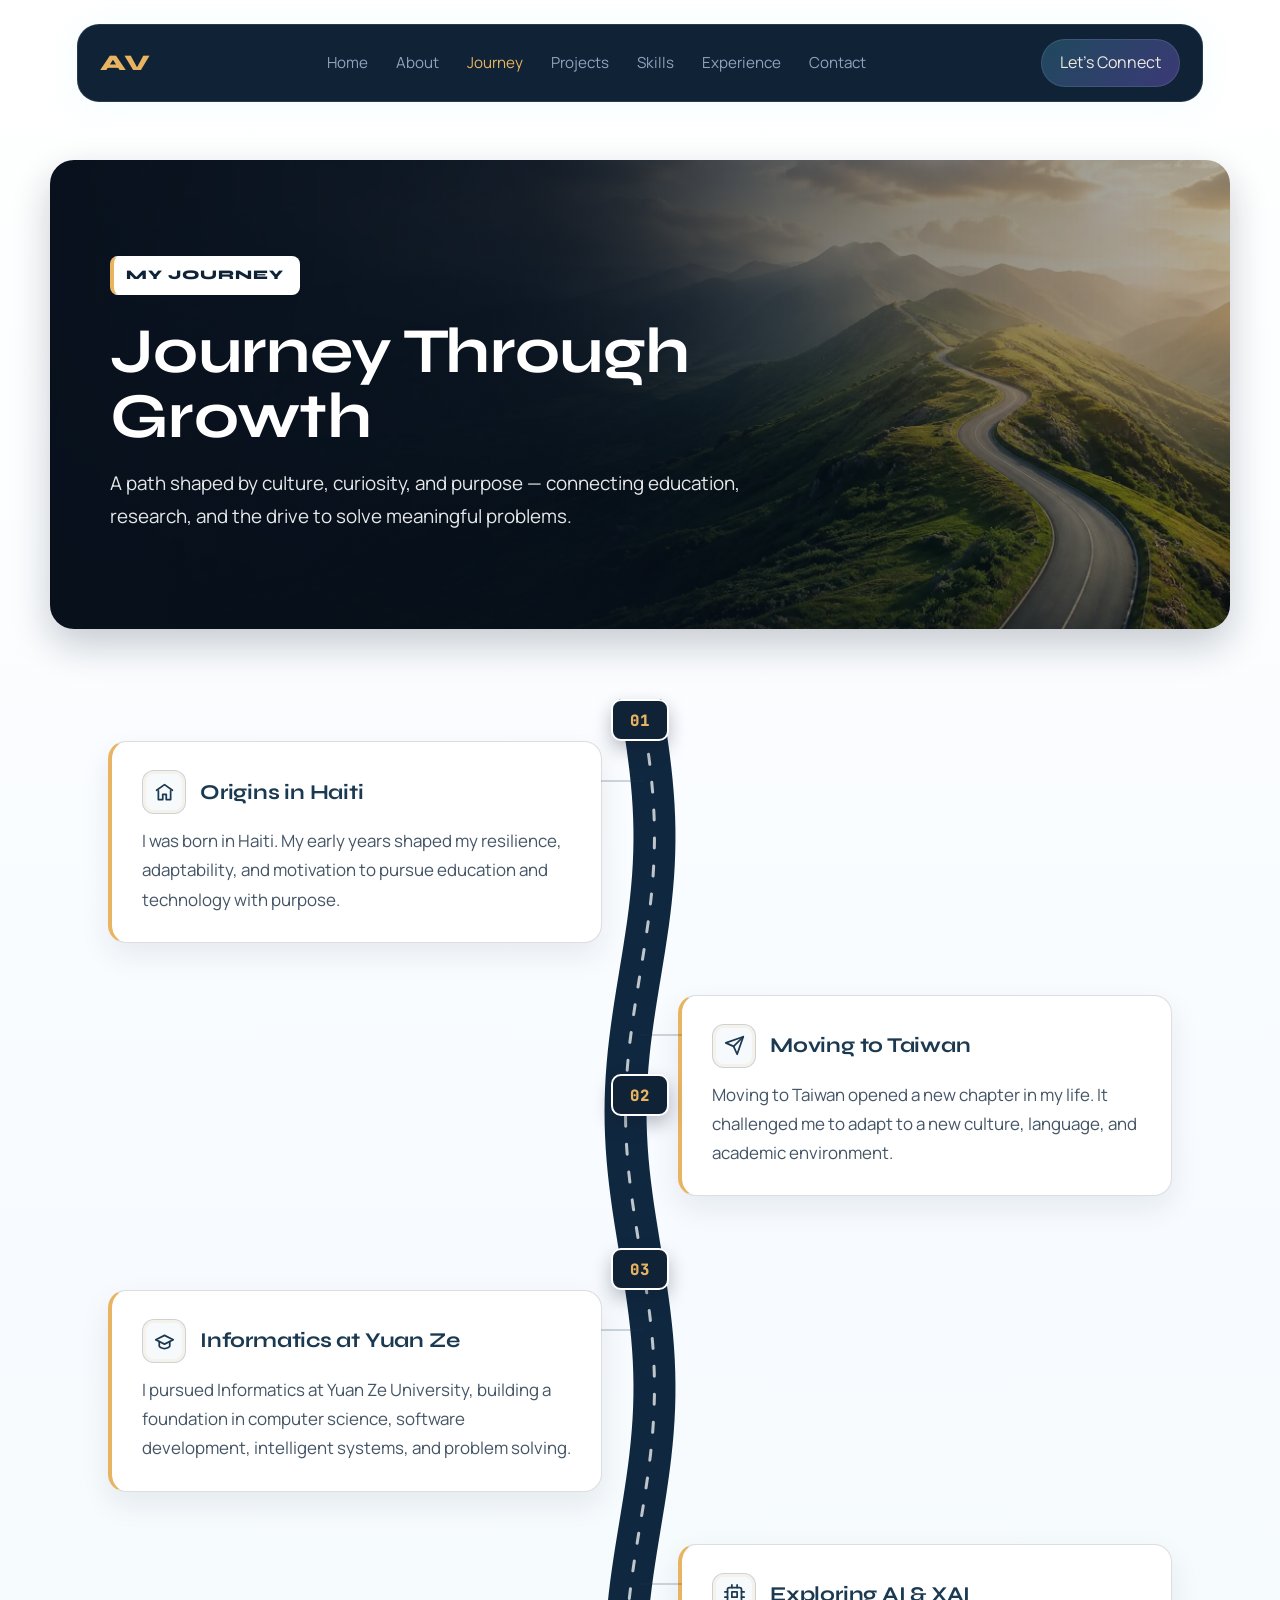
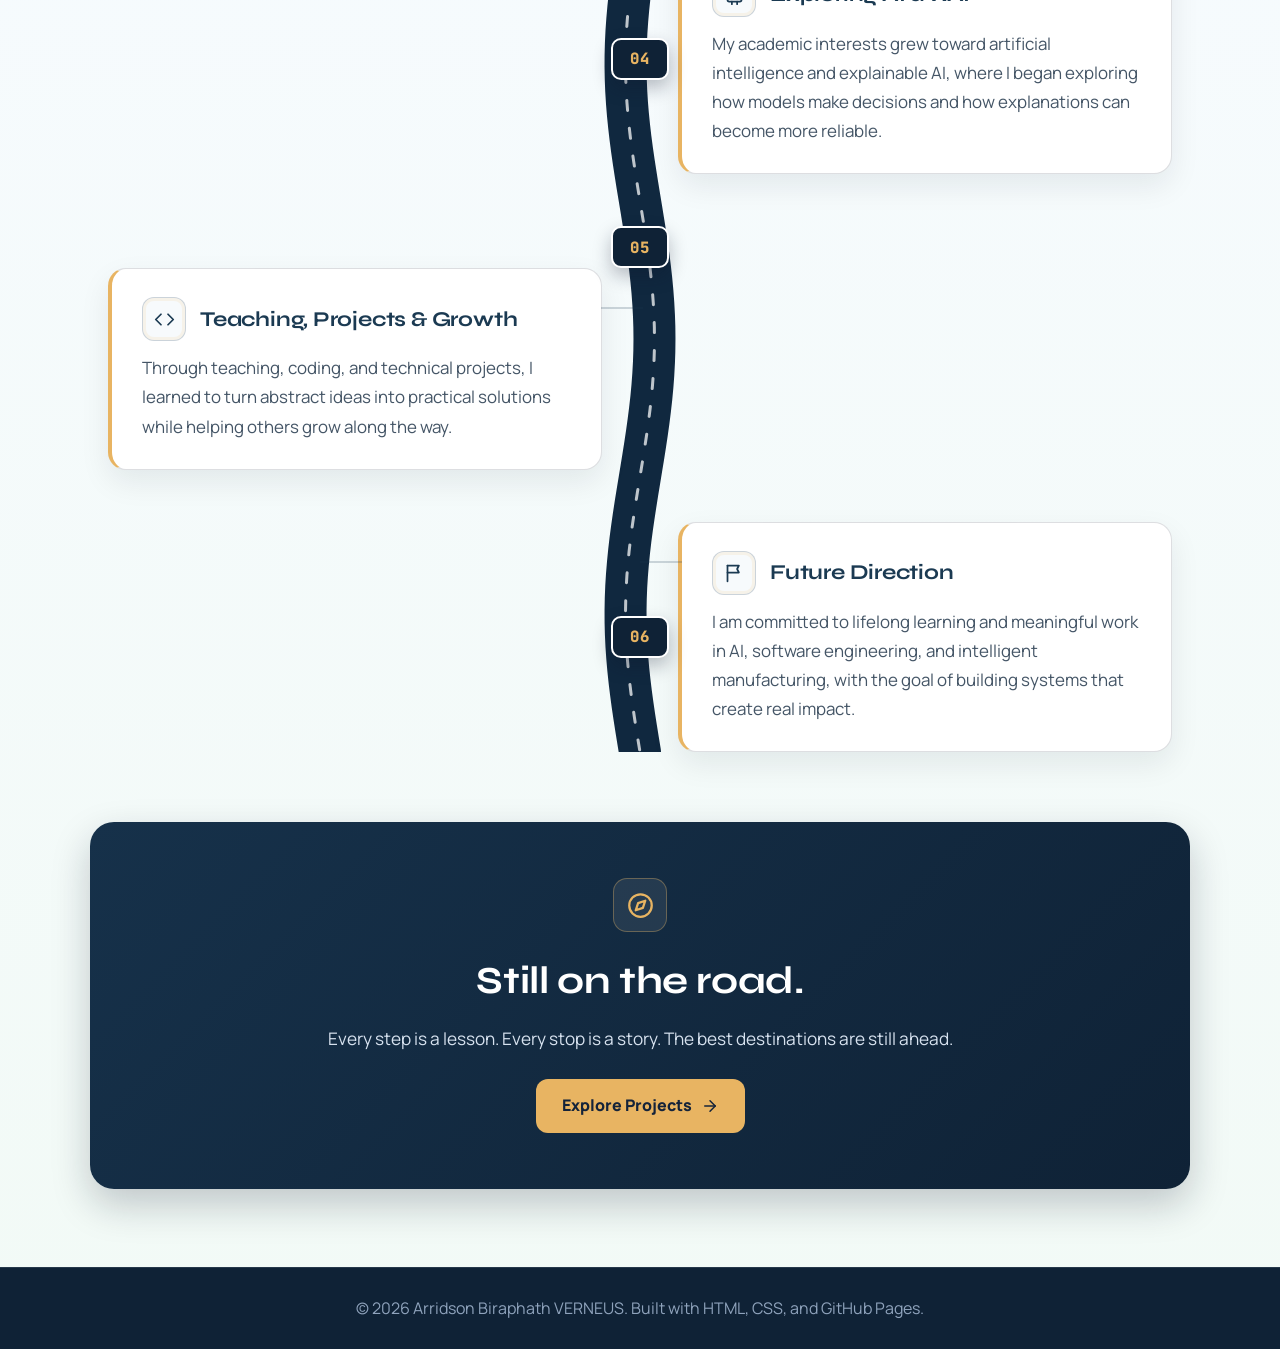
<file: journey.html>
<!DOCTYPE html>
<html lang="en">
<head>
  <meta charset="UTF-8" />
  <meta name="viewport" content="width=device-width, initial-scale=1.0" />

  <title>Journey | Arridson Biraphath VERNEUS</title>
  <meta name="description" content="The academic and personal journey of Arridson Biraphath VERNEUS, from Haiti to Taiwan, from Informatics to AI and intelligent manufacturing research." />

  <!-- Fonts (match site typography) -->
  <link rel="preconnect" href="https://fonts.googleapis.com" />
  <link rel="preconnect" href="https://fonts.gstatic.com" crossorigin />
  <link href="https://fonts.googleapis.com/css2?family=Syne:wght@600;700;800&family=Manrope:wght@400;500;600;700&family=JetBrains+Mono:wght@400;500&display=swap" rel="stylesheet" />

  <link rel="stylesheet" href="css/style.css" />
</head>

<body class="journey-page">
  <header class="site-header">
    <nav class="navbar">
      <a href="index.html" class="logo">AV</a>

      <ul class="nav-links">
        <li><a href="index.html">Home</a></li>
        <li><a href="about.html">About</a></li>
        <li><a href="journey.html" class="active">Journey</a></li>
        <li><a href="projects.html">Projects</a></li>
        <li><a href="skills.html">Skills</a></li>
        <li><a href="experience.html">Experience</a></li>
        <li><a href="contact.html">Contact</a></li>
      </ul>

      <a href="contact.html" class="nav-button">Let’s Connect</a>
    </nav>
  </header>

  <main>
    <section class="journey-hero">
      <span class="journey-badge">My Journey</span>
      <h1>Journey Through Growth</h1>
      <p class="journey-sub">
        A path shaped by culture, curiosity, and purpose — connecting education,
        research, and the drive to solve meaningful problems.
      </p>
    </section>

    <section class="journey-timeline">
      <div class="journey-road" aria-hidden="true">
        <svg viewBox="0 0 84 1200" preserveAspectRatio="none" xmlns="http://www.w3.org/2000/svg">
          <path class="road-base" d="M 42.0,0.0 L 44.15,8.6 L 46.26,17.1 L 48.29,25.7 L 50.21,34.3 L 51.98,42.9 L 53.56,51.4 L 54.94,60.0 L 56.09,68.6 L 56.98,77.1 L 57.6,85.7 L 57.94,94.3 L 57.98,102.9 L 57.74,111.4 L 57.22,120.0 L 56.42,128.6 L 55.35,137.1 L 54.05,145.7 L 52.53,154.3 L 50.81,162.9 L 48.94,171.4 L 46.94,180.0 L 44.86,188.6 L 42.72,197.1 L 40.57,205.7 L 38.44,214.3 L 36.38,222.9 L 34.42,231.4 L 32.6,240.0 L 30.94,248.6 L 29.49,257.1 L 28.26,265.7 L 27.29,274.3 L 26.58,282.9 L 26.14,291.4 L 26.0,300.0 L 26.14,308.6 L 26.58,317.1 L 27.29,325.7 L 28.26,334.3 L 29.49,342.9 L 30.94,351.4 L 32.6,360.0 L 34.42,368.6 L 36.38,377.1 L 38.44,385.7 L 40.57,394.3 L 42.72,402.9 L 44.86,411.4 L 46.94,420.0 L 48.94,428.6 L 50.81,437.1 L 52.53,445.7 L 54.05,454.3 L 55.35,462.9 L 56.42,471.4 L 57.22,480.0 L 57.74,488.6 L 57.98,497.1 L 57.94,505.7 L 57.6,514.3 L 56.98,522.9 L 56.09,531.4 L 54.94,540.0 L 53.56,548.6 L 51.98,557.1 L 50.21,565.7 L 48.29,574.3 L 46.26,582.9 L 44.15,591.4 L 42.0,600.0 L 39.85,608.6 L 37.74,617.1 L 35.71,625.7 L 33.79,634.3 L 32.02,642.9 L 30.44,651.4 L 29.06,660.0 L 27.91,668.6 L 27.02,677.1 L 26.4,685.7 L 26.06,694.3 L 26.02,702.9 L 26.26,711.4 L 26.78,720.0 L 27.58,728.6 L 28.65,737.1 L 29.95,745.7 L 31.47,754.3 L 33.19,762.9 L 35.06,771.4 L 37.06,780.0 L 39.14,788.6 L 41.28,797.1 L 43.43,805.7 L 45.56,814.3 L 47.62,822.9 L 49.58,831.4 L 51.4,840.0 L 53.06,848.6 L 54.51,857.1 L 55.74,865.7 L 56.71,874.3 L 57.42,882.9 L 57.86,891.4 L 58.0,900.0 L 57.86,908.6 L 57.42,917.1 L 56.71,925.7 L 55.74,934.3 L 54.51,942.9 L 53.06,951.4 L 51.4,960.0 L 49.58,968.6 L 47.62,977.1 L 45.56,985.7 L 43.43,994.3 L 41.28,1002.9 L 39.14,1011.4 L 37.06,1020.0 L 35.06,1028.6 L 33.19,1037.1 L 31.47,1045.7 L 29.95,1054.3 L 28.65,1062.9 L 27.58,1071.4 L 26.78,1080.0 L 26.26,1088.6 L 26.02,1097.1 L 26.06,1105.7 L 26.4,1114.3 L 27.02,1122.9 L 27.91,1131.4 L 29.06,1140.0 L 30.44,1148.6 L 32.02,1157.1 L 33.79,1165.7 L 35.71,1174.3 L 37.74,1182.9 L 39.85,1191.4 L 42.0,1200.0" fill="none" stroke="#0f2236" stroke-width="48" stroke-linecap="round" vector-effect="non-scaling-stroke" />
          <path class="road-dash" d="M 42.0,0.0 L 44.15,8.6 L 46.26,17.1 L 48.29,25.7 L 50.21,34.3 L 51.98,42.9 L 53.56,51.4 L 54.94,60.0 L 56.09,68.6 L 56.98,77.1 L 57.6,85.7 L 57.94,94.3 L 57.98,102.9 L 57.74,111.4 L 57.22,120.0 L 56.42,128.6 L 55.35,137.1 L 54.05,145.7 L 52.53,154.3 L 50.81,162.9 L 48.94,171.4 L 46.94,180.0 L 44.86,188.6 L 42.72,197.1 L 40.57,205.7 L 38.44,214.3 L 36.38,222.9 L 34.42,231.4 L 32.6,240.0 L 30.94,248.6 L 29.49,257.1 L 28.26,265.7 L 27.29,274.3 L 26.58,282.9 L 26.14,291.4 L 26.0,300.0 L 26.14,308.6 L 26.58,317.1 L 27.29,325.7 L 28.26,334.3 L 29.49,342.9 L 30.94,351.4 L 32.6,360.0 L 34.42,368.6 L 36.38,377.1 L 38.44,385.7 L 40.57,394.3 L 42.72,402.9 L 44.86,411.4 L 46.94,420.0 L 48.94,428.6 L 50.81,437.1 L 52.53,445.7 L 54.05,454.3 L 55.35,462.9 L 56.42,471.4 L 57.22,480.0 L 57.74,488.6 L 57.98,497.1 L 57.94,505.7 L 57.6,514.3 L 56.98,522.9 L 56.09,531.4 L 54.94,540.0 L 53.56,548.6 L 51.98,557.1 L 50.21,565.7 L 48.29,574.3 L 46.26,582.9 L 44.15,591.4 L 42.0,600.0 L 39.85,608.6 L 37.74,617.1 L 35.71,625.7 L 33.79,634.3 L 32.02,642.9 L 30.44,651.4 L 29.06,660.0 L 27.91,668.6 L 27.02,677.1 L 26.4,685.7 L 26.06,694.3 L 26.02,702.9 L 26.26,711.4 L 26.78,720.0 L 27.58,728.6 L 28.65,737.1 L 29.95,745.7 L 31.47,754.3 L 33.19,762.9 L 35.06,771.4 L 37.06,780.0 L 39.14,788.6 L 41.28,797.1 L 43.43,805.7 L 45.56,814.3 L 47.62,822.9 L 49.58,831.4 L 51.4,840.0 L 53.06,848.6 L 54.51,857.1 L 55.74,865.7 L 56.71,874.3 L 57.42,882.9 L 57.86,891.4 L 58.0,900.0 L 57.86,908.6 L 57.42,917.1 L 56.71,925.7 L 55.74,934.3 L 54.51,942.9 L 53.06,951.4 L 51.4,960.0 L 49.58,968.6 L 47.62,977.1 L 45.56,985.7 L 43.43,994.3 L 41.28,1002.9 L 39.14,1011.4 L 37.06,1020.0 L 35.06,1028.6 L 33.19,1037.1 L 31.47,1045.7 L 29.95,1054.3 L 28.65,1062.9 L 27.58,1071.4 L 26.78,1080.0 L 26.26,1088.6 L 26.02,1097.1 L 26.06,1105.7 L 26.4,1114.3 L 27.02,1122.9 L 27.91,1131.4 L 29.06,1140.0 L 30.44,1148.6 L 32.02,1157.1 L 33.79,1165.7 L 35.71,1174.3 L 37.74,1182.9 L 39.85,1191.4 L 42.0,1200.0" fill="none" stroke="#ffffff" stroke-width="3" stroke-dasharray="6 16" stroke-linecap="round" vector-effect="non-scaling-stroke" opacity="0.85" />
        </svg>
      </div>

      <article class="journey-stop">
        <div class="journey-marker">01</div>
        <div class="journey-card">
          <div class="stop-head">
            <span class="stop-icon"><svg viewBox="0 0 24 24" fill="none" stroke="currentColor" stroke-width="2" stroke-linecap="round" stroke-linejoin="round"><path d="M3 9.5 12 3l9 6.5"/><path d="M5 10v10h5v-6h4v6h5V10"/></svg></span>
            <h2>Origins in Haiti</h2>
          </div>
          <p>I was born in Haiti. My early years shaped my resilience, adaptability, and motivation to pursue education and technology with purpose.</p>
        </div>
      </article>

      <article class="journey-stop">
        <div class="journey-marker">02</div>
        <div class="journey-card">
          <div class="stop-head">
            <span class="stop-icon"><svg viewBox="0 0 24 24" fill="none" stroke="currentColor" stroke-width="2" stroke-linecap="round" stroke-linejoin="round"><path d="M22 2 11 13"/><path d="M22 2 15 22l-4-9-9-4 20-7z"/></svg></span>
            <h2>Moving to Taiwan</h2>
          </div>
          <p>Moving to Taiwan opened a new chapter in my life. It challenged me to adapt to a new culture, language, and academic environment.</p>
        </div>
      </article>

      <article class="journey-stop">
        <div class="journey-marker">03</div>
        <div class="journey-card">
          <div class="stop-head">
            <span class="stop-icon"><svg viewBox="0 0 24 24" fill="none" stroke="currentColor" stroke-width="2" stroke-linecap="round" stroke-linejoin="round"><path d="M22 10 12 5 2 10l10 5 10-5z"/><path d="M6 12v5c0 1 2.5 3 6 3s6-2 6-3v-5"/></svg></span>
            <h2>Informatics at Yuan Ze</h2>
          </div>
          <p>I pursued Informatics at Yuan Ze University, building a foundation in computer science, software development, intelligent systems, and problem solving.</p>
        </div>
      </article>

      <article class="journey-stop">
        <div class="journey-marker">04</div>
        <div class="journey-card">
          <div class="stop-head">
            <span class="stop-icon"><svg viewBox="0 0 24 24" fill="none" stroke="currentColor" stroke-width="2" stroke-linecap="round" stroke-linejoin="round"><rect x="4" y="4" width="16" height="16" rx="2"/><rect x="9" y="9" width="6" height="6"/><path d="M9 1v3M15 1v3M9 20v3M15 20v3M1 9h3M1 15h3M20 9h3M20 15h3"/></svg></span>
            <h2>Exploring AI &amp; XAI</h2>
          </div>
          <p>My academic interests grew toward artificial intelligence and explainable AI, where I began exploring how models make decisions and how explanations can become more reliable.</p>
        </div>
      </article>

      <article class="journey-stop">
        <div class="journey-marker">05</div>
        <div class="journey-card">
          <div class="stop-head">
            <span class="stop-icon"><svg viewBox="0 0 24 24" fill="none" stroke="currentColor" stroke-width="2" stroke-linecap="round" stroke-linejoin="round"><polyline points="16 18 22 12 16 6"/><polyline points="8 6 2 12 8 18"/></svg></span>
            <h2>Teaching, Projects &amp; Growth</h2>
          </div>
          <p>Through teaching, coding, and technical projects, I learned to turn abstract ideas into practical solutions while helping others grow along the way.</p>
        </div>
      </article>

      <article class="journey-stop">
        <div class="journey-marker">06</div>
        <div class="journey-card">
          <div class="stop-head">
            <span class="stop-icon"><svg viewBox="0 0 24 24" fill="none" stroke="currentColor" stroke-width="2" stroke-linecap="round" stroke-linejoin="round"><path d="M4 22V4"/><path d="M4 4h13l-2 4 2 4H4"/></svg></span>
            <h2>Future Direction</h2>
          </div>
          <p>I am committed to lifelong learning and meaningful work in AI, software engineering, and intelligent manufacturing, with the goal of building systems that create real impact.</p>
        </div>
      </article>
    </section>

    <section class="journey-cta">
      <span class="cta-icon"><svg viewBox="0 0 24 24" fill="none" stroke="currentColor" stroke-width="2" stroke-linecap="round" stroke-linejoin="round"><circle cx="12" cy="12" r="10"/><polygon points="16.24 7.76 14.12 14.12 7.76 16.24 9.88 9.88"/></svg></span>
      <h2>Still on the road.</h2>
      <p>Every step is a lesson. Every stop is a story. The best destinations are still ahead.</p>
      <a href="projects.html" class="cta-button">
        Explore Projects
        <svg viewBox="0 0 24 24" fill="none" stroke="currentColor" stroke-width="2" stroke-linecap="round" stroke-linejoin="round"><line x1="5" y1="12" x2="19" y2="12"/><polyline points="12 5 19 12 12 19"/></svg>
      </a>
    </section>
  </main>

  <footer class="site-footer">
    <p>&copy; 2026 Arridson Biraphath VERNEUS. Built with HTML, CSS, and GitHub Pages.</p>
  </footer>

  <script src="js/script.js"></script>
</body>
</html>
</file>
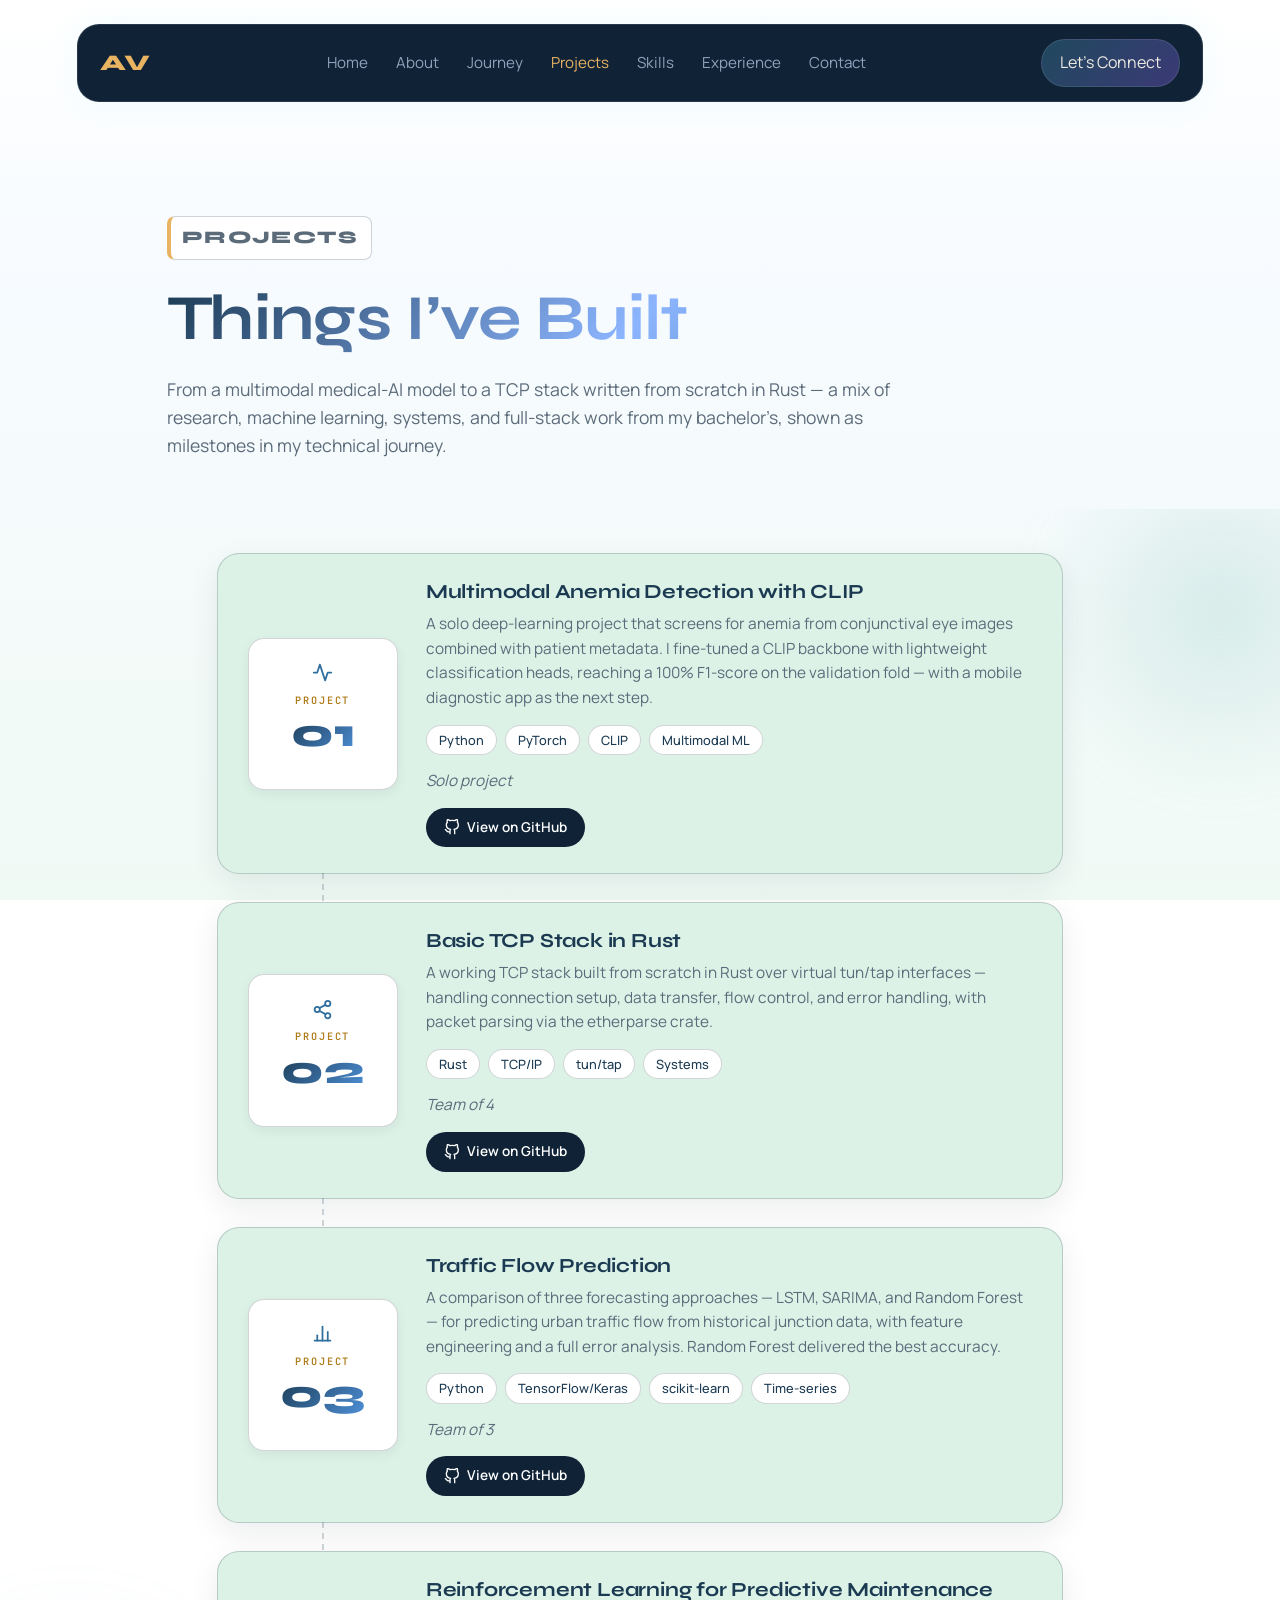
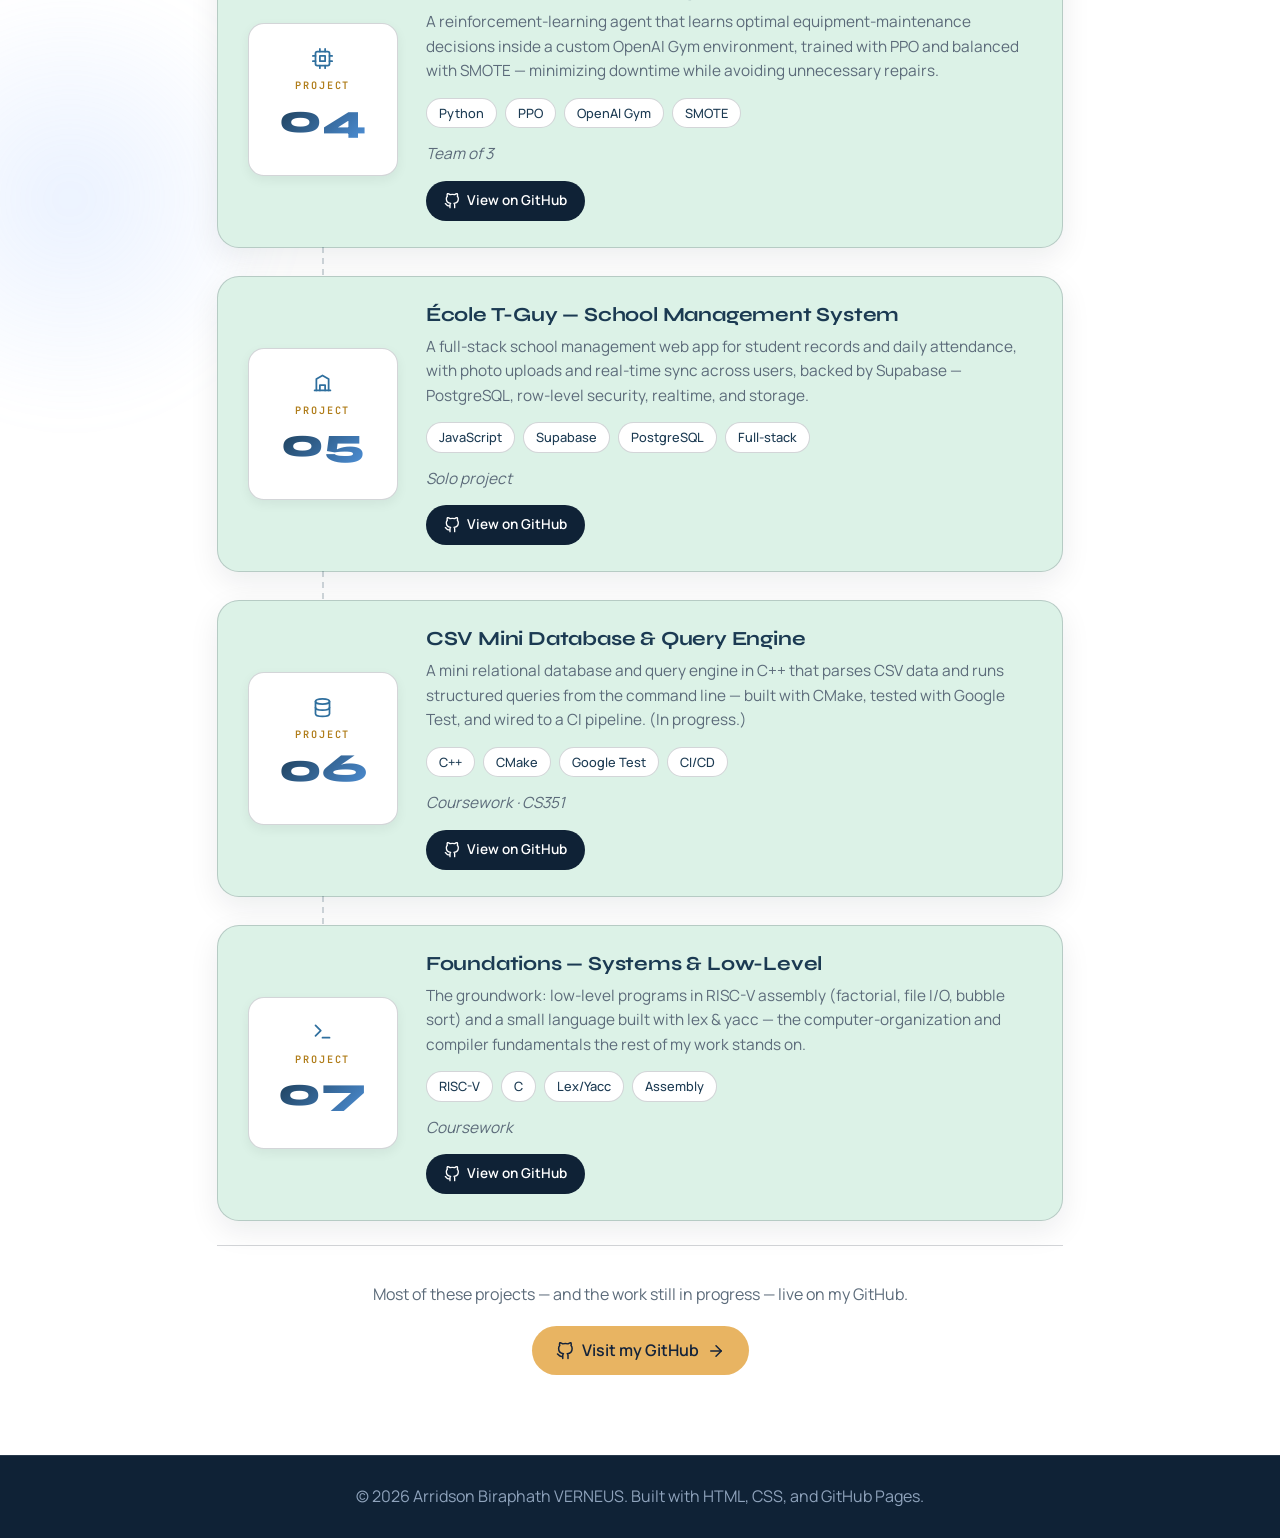
<file: projects.html>
<!DOCTYPE html>
<html lang="en">
<head>
  <meta charset="UTF-8" />
  <meta name="viewport" content="width=device-width, initial-scale=1.0" />
  <title>Projects | Arridson Biraphath VERNEUS</title>
  <meta name="description" content="Selected projects by Arridson Biraphath VERNEUS — multimodal medical AI, a TCP stack in Rust, machine learning, reinforcement learning, and full-stack web development." />
  <link rel="preconnect" href="https://fonts.googleapis.com" />
  <link rel="preconnect" href="https://fonts.gstatic.com" crossorigin />
  <link href="https://fonts.googleapis.com/css2?family=Syne:wght@600;700;800&family=Manrope:wght@400;500;600;700&family=JetBrains+Mono:wght@400;500&display=swap" rel="stylesheet" />
  <link rel="stylesheet" href="css/style.css" />
</head>

<body class="projects-page">
  <header class="site-header">
    <nav class="navbar">
      <a href="index.html" class="logo">AV</a>
      <ul class="nav-links">
        <li><a href="index.html">Home</a></li>
        <li><a href="about.html">About</a></li>
        <li><a href="journey.html">Journey</a></li>
        <li><a href="projects.html" class="active">Projects</a></li>
        <li><a href="skills.html">Skills</a></li>
        <li><a href="experience.html">Experience</a></li>
        <li><a href="contact.html">Contact</a></li>
      </ul>
      <a href="contact.html" class="nav-button">Let’s Connect</a>
    </nav>
  </header>

  <main>
    <section class="page-hero">
      <p class="section-label">Projects</p>
      <h1>Things I&rsquo;ve Built</h1>
      <p>
        From a multimodal medical-AI model to a TCP stack written from scratch in Rust &mdash;
        a mix of research, machine learning, systems, and full-stack work from my bachelor&rsquo;s,
        shown as milestones in my technical journey.
      </p>
    </section>

    <section class="projects-infographic">
      <div class="infographic-inner">

      <article class="project-step">
        <div class="project-step-block">
          <span class="project-icon"><svg viewBox="0 0 24 24" fill="none" stroke="currentColor" stroke-width="2" stroke-linecap="round" stroke-linejoin="round"><path d="M22 12h-4l-3 9L9 3l-3 9H2"/></svg></span>
          <span class="project-label">PROJECT</span>
          <span class="project-number">01</span>
        </div>
        <div class="project-content">
          <h2>Multimodal Anemia Detection with CLIP</h2>
          <p>A solo deep-learning project that screens for anemia from conjunctival eye images combined with patient metadata. I fine-tuned a CLIP backbone with lightweight classification heads, reaching a 100% F1-score on the validation fold &mdash; with a mobile diagnostic app as the next step.</p>
          <ul class="project-tags"><li>Python</li><li>PyTorch</li><li>CLIP</li><li>Multimodal ML</li></ul>
          <p class="project-meta">Solo project</p>
          <div class="project-actions">
            <!-- TODO: replace href with this project's specific GitHub repo -->
            <a class="repo-btn" href="https://github.com/ArriSnnow" target="_blank" rel="noopener noreferrer"><svg viewBox="0 0 24 24" fill="none" stroke="currentColor" stroke-width="2" stroke-linecap="round" stroke-linejoin="round"><path d="M9 19c-5 1.5-5-2.5-7-3m14 6v-3.87a3.37 3.37 0 0 0-.94-2.61c3.14-.35 6.44-1.54 6.44-7A5.44 5.44 0 0 0 20 4.77 5.07 5.07 0 0 0 19.91 1S18.73.65 16 2.48a13.38 13.38 0 0 0-7 0C6.27.65 5.09 1 5.09 1A5.07 5.07 0 0 0 5 4.77a5.44 5.44 0 0 0-1.5 3.78c0 5.42 3.3 6.61 6.44 7A3.37 3.37 0 0 0 9 18.13V22"/></svg> View on GitHub</a>
          </div>
        </div>
      </article>

      <article class="project-step">
        <div class="project-step-block">
          <span class="project-icon"><svg viewBox="0 0 24 24" fill="none" stroke="currentColor" stroke-width="2" stroke-linecap="round" stroke-linejoin="round"><circle cx="18" cy="5" r="3"/><circle cx="6" cy="12" r="3"/><circle cx="18" cy="19" r="3"/><line x1="8.6" y1="10.3" x2="15.4" y2="6.7"/><line x1="8.6" y1="13.7" x2="15.4" y2="17.3"/></svg></span>
          <span class="project-label">PROJECT</span>
          <span class="project-number">02</span>
        </div>
        <div class="project-content">
          <h2>Basic TCP Stack in Rust</h2>
          <p>A working TCP stack built from scratch in Rust over virtual tun/tap interfaces &mdash; handling connection setup, data transfer, flow control, and error handling, with packet parsing via the etherparse crate.</p>
          <ul class="project-tags"><li>Rust</li><li>TCP/IP</li><li>tun/tap</li><li>Systems</li></ul>
          <p class="project-meta">Team of 4</p>
          <div class="project-actions">
            <!-- TODO: replace href with this project's specific GitHub repo -->
            <a class="repo-btn" href="https://github.com/ArriSnnow" target="_blank" rel="noopener noreferrer"><svg viewBox="0 0 24 24" fill="none" stroke="currentColor" stroke-width="2" stroke-linecap="round" stroke-linejoin="round"><path d="M9 19c-5 1.5-5-2.5-7-3m14 6v-3.87a3.37 3.37 0 0 0-.94-2.61c3.14-.35 6.44-1.54 6.44-7A5.44 5.44 0 0 0 20 4.77 5.07 5.07 0 0 0 19.91 1S18.73.65 16 2.48a13.38 13.38 0 0 0-7 0C6.27.65 5.09 1 5.09 1A5.07 5.07 0 0 0 5 4.77a5.44 5.44 0 0 0-1.5 3.78c0 5.42 3.3 6.61 6.44 7A3.37 3.37 0 0 0 9 18.13V22"/></svg> View on GitHub</a>
          </div>
        </div>
      </article>

      <article class="project-step">
        <div class="project-step-block">
          <span class="project-icon"><svg viewBox="0 0 24 24" fill="none" stroke="currentColor" stroke-width="2" stroke-linecap="round" stroke-linejoin="round"><line x1="6" y1="20" x2="6" y2="14"/><line x1="12" y1="20" x2="12" y2="4"/><line x1="18" y1="20" x2="18" y2="10"/><line x1="3" y1="20" x2="21" y2="20"/></svg></span>
          <span class="project-label">PROJECT</span>
          <span class="project-number">03</span>
        </div>
        <div class="project-content">
          <h2>Traffic Flow Prediction</h2>
          <p>A comparison of three forecasting approaches &mdash; LSTM, SARIMA, and Random Forest &mdash; for predicting urban traffic flow from historical junction data, with feature engineering and a full error analysis. Random Forest delivered the best accuracy.</p>
          <ul class="project-tags"><li>Python</li><li>TensorFlow/Keras</li><li>scikit-learn</li><li>Time-series</li></ul>
          <p class="project-meta">Team of 3</p>
          <div class="project-actions">
            <!-- TODO: replace href with this project's specific GitHub repo -->
            <a class="repo-btn" href="https://github.com/ArriSnnow" target="_blank" rel="noopener noreferrer"><svg viewBox="0 0 24 24" fill="none" stroke="currentColor" stroke-width="2" stroke-linecap="round" stroke-linejoin="round"><path d="M9 19c-5 1.5-5-2.5-7-3m14 6v-3.87a3.37 3.37 0 0 0-.94-2.61c3.14-.35 6.44-1.54 6.44-7A5.44 5.44 0 0 0 20 4.77 5.07 5.07 0 0 0 19.91 1S18.73.65 16 2.48a13.38 13.38 0 0 0-7 0C6.27.65 5.09 1 5.09 1A5.07 5.07 0 0 0 5 4.77a5.44 5.44 0 0 0-1.5 3.78c0 5.42 3.3 6.61 6.44 7A3.37 3.37 0 0 0 9 18.13V22"/></svg> View on GitHub</a>
          </div>
        </div>
      </article>

      <article class="project-step">
        <div class="project-step-block">
          <span class="project-icon"><svg viewBox="0 0 24 24" fill="none" stroke="currentColor" stroke-width="2" stroke-linecap="round" stroke-linejoin="round"><rect x="4" y="4" width="16" height="16" rx="2"/><rect x="9" y="9" width="6" height="6"/><path d="M9 1v3M15 1v3M9 20v3M15 20v3M1 9h3M1 15h3M20 9h3M20 15h3"/></svg></span>
          <span class="project-label">PROJECT</span>
          <span class="project-number">04</span>
        </div>
        <div class="project-content">
          <h2>Reinforcement Learning for Predictive Maintenance</h2>
          <p>A reinforcement-learning agent that learns optimal equipment-maintenance decisions inside a custom OpenAI Gym environment, trained with PPO and balanced with SMOTE &mdash; minimizing downtime while avoiding unnecessary repairs.</p>
          <ul class="project-tags"><li>Python</li><li>PPO</li><li>OpenAI Gym</li><li>SMOTE</li></ul>
          <p class="project-meta">Team of 3</p>
          <div class="project-actions">
            <!-- TODO: replace href with this project's specific GitHub repo -->
            <a class="repo-btn" href="https://github.com/ArriSnnow" target="_blank" rel="noopener noreferrer"><svg viewBox="0 0 24 24" fill="none" stroke="currentColor" stroke-width="2" stroke-linecap="round" stroke-linejoin="round"><path d="M9 19c-5 1.5-5-2.5-7-3m14 6v-3.87a3.37 3.37 0 0 0-.94-2.61c3.14-.35 6.44-1.54 6.44-7A5.44 5.44 0 0 0 20 4.77 5.07 5.07 0 0 0 19.91 1S18.73.65 16 2.48a13.38 13.38 0 0 0-7 0C6.27.65 5.09 1 5.09 1A5.07 5.07 0 0 0 5 4.77a5.44 5.44 0 0 0-1.5 3.78c0 5.42 3.3 6.61 6.44 7A3.37 3.37 0 0 0 9 18.13V22"/></svg> View on GitHub</a>
          </div>
        </div>
      </article>

      <article class="project-step">
        <div class="project-step-block">
          <span class="project-icon"><svg viewBox="0 0 24 24" fill="none" stroke="currentColor" stroke-width="2" stroke-linecap="round" stroke-linejoin="round"><path d="M3 21h18"/><path d="M5 21V8l7-4 7 4v13"/><path d="M9 21v-6h6v6"/></svg></span>
          <span class="project-label">PROJECT</span>
          <span class="project-number">05</span>
        </div>
        <div class="project-content">
          <h2>École T-Guy — School Management System</h2>
          <p>A full-stack school management web app for student records and daily attendance, with photo uploads and real-time sync across users, backed by Supabase &mdash; PostgreSQL, row-level security, realtime, and storage.</p>
          <ul class="project-tags"><li>JavaScript</li><li>Supabase</li><li>PostgreSQL</li><li>Full-stack</li></ul>
          <p class="project-meta">Solo project</p>
          <div class="project-actions">
            <!-- TODO: replace href with this project's specific GitHub repo -->
            <a class="repo-btn" href="https://github.com/ArriSnnow" target="_blank" rel="noopener noreferrer"><svg viewBox="0 0 24 24" fill="none" stroke="currentColor" stroke-width="2" stroke-linecap="round" stroke-linejoin="round"><path d="M9 19c-5 1.5-5-2.5-7-3m14 6v-3.87a3.37 3.37 0 0 0-.94-2.61c3.14-.35 6.44-1.54 6.44-7A5.44 5.44 0 0 0 20 4.77 5.07 5.07 0 0 0 19.91 1S18.73.65 16 2.48a13.38 13.38 0 0 0-7 0C6.27.65 5.09 1 5.09 1A5.07 5.07 0 0 0 5 4.77a5.44 5.44 0 0 0-1.5 3.78c0 5.42 3.3 6.61 6.44 7A3.37 3.37 0 0 0 9 18.13V22"/></svg> View on GitHub</a>
          </div>
        </div>
      </article>

      <article class="project-step">
        <div class="project-step-block">
          <span class="project-icon"><svg viewBox="0 0 24 24" fill="none" stroke="currentColor" stroke-width="2" stroke-linecap="round" stroke-linejoin="round"><ellipse cx="12" cy="5" rx="8" ry="3"/><path d="M4 5v14c0 1.7 3.6 3 8 3s8-1.3 8-3V5"/><path d="M4 12c0 1.7 3.6 3 8 3s8-1.3 8-3"/></svg></span>
          <span class="project-label">PROJECT</span>
          <span class="project-number">06</span>
        </div>
        <div class="project-content">
          <h2>CSV Mini Database &amp; Query Engine</h2>
          <p>A mini relational database and query engine in C++ that parses CSV data and runs structured queries from the command line &mdash; built with CMake, tested with Google Test, and wired to a CI pipeline. (In progress.)</p>
          <ul class="project-tags"><li>C++</li><li>CMake</li><li>Google Test</li><li>CI/CD</li></ul>
          <p class="project-meta">Coursework · CS351</p>
          <div class="project-actions">
            <!-- TODO: replace href with this project's specific GitHub repo -->
            <a class="repo-btn" href="https://github.com/ArriSnnow" target="_blank" rel="noopener noreferrer"><svg viewBox="0 0 24 24" fill="none" stroke="currentColor" stroke-width="2" stroke-linecap="round" stroke-linejoin="round"><path d="M9 19c-5 1.5-5-2.5-7-3m14 6v-3.87a3.37 3.37 0 0 0-.94-2.61c3.14-.35 6.44-1.54 6.44-7A5.44 5.44 0 0 0 20 4.77 5.07 5.07 0 0 0 19.91 1S18.73.65 16 2.48a13.38 13.38 0 0 0-7 0C6.27.65 5.09 1 5.09 1A5.07 5.07 0 0 0 5 4.77a5.44 5.44 0 0 0-1.5 3.78c0 5.42 3.3 6.61 6.44 7A3.37 3.37 0 0 0 9 18.13V22"/></svg> View on GitHub</a>
          </div>
        </div>
      </article>

      <article class="project-step">
        <div class="project-step-block">
          <span class="project-icon"><svg viewBox="0 0 24 24" fill="none" stroke="currentColor" stroke-width="2" stroke-linecap="round" stroke-linejoin="round"><polyline points="4 17 10 11 4 5"/><line x1="12" y1="19" x2="20" y2="19"/></svg></span>
          <span class="project-label">PROJECT</span>
          <span class="project-number">07</span>
        </div>
        <div class="project-content">
          <h2>Foundations — Systems &amp; Low-Level</h2>
          <p>The groundwork: low-level programs in RISC-V assembly (factorial, file I/O, bubble sort) and a small language built with lex &amp; yacc &mdash; the computer-organization and compiler fundamentals the rest of my work stands on.</p>
          <ul class="project-tags"><li>RISC-V</li><li>C</li><li>Lex/Yacc</li><li>Assembly</li></ul>
          <p class="project-meta">Coursework</p>
          <div class="project-actions">
            <!-- TODO: replace href with this project's specific GitHub repo -->
            <a class="repo-btn" href="https://github.com/ArriSnnow" target="_blank" rel="noopener noreferrer"><svg viewBox="0 0 24 24" fill="none" stroke="currentColor" stroke-width="2" stroke-linecap="round" stroke-linejoin="round"><path d="M9 19c-5 1.5-5-2.5-7-3m14 6v-3.87a3.37 3.37 0 0 0-.94-2.61c3.14-.35 6.44-1.54 6.44-7A5.44 5.44 0 0 0 20 4.77 5.07 5.07 0 0 0 19.91 1S18.73.65 16 2.48a13.38 13.38 0 0 0-7 0C6.27.65 5.09 1 5.09 1A5.07 5.07 0 0 0 5 4.77a5.44 5.44 0 0 0-1.5 3.78c0 5.42 3.3 6.61 6.44 7A3.37 3.37 0 0 0 9 18.13V22"/></svg> View on GitHub</a>
          </div>
        </div>
      </article>

        <div class="infographic-cta">
          <p>Most of these projects &mdash; and the work still in progress &mdash; live on my GitHub.</p>
          <a class="repo-btn" href="https://github.com/ArriSnnow" target="_blank" rel="noopener noreferrer"><svg viewBox="0 0 24 24" fill="none" stroke="currentColor" stroke-width="2" stroke-linecap="round" stroke-linejoin="round"><path d="M9 19c-5 1.5-5-2.5-7-3m14 6v-3.87a3.37 3.37 0 0 0-.94-2.61c3.14-.35 6.44-1.54 6.44-7A5.44 5.44 0 0 0 20 4.77 5.07 5.07 0 0 0 19.91 1S18.73.65 16 2.48a13.38 13.38 0 0 0-7 0C6.27.65 5.09 1 5.09 1A5.07 5.07 0 0 0 5 4.77a5.44 5.44 0 0 0-1.5 3.78c0 5.42 3.3 6.61 6.44 7A3.37 3.37 0 0 0 9 18.13V22"/></svg> Visit my GitHub <svg viewBox="0 0 24 24" fill="none" stroke="currentColor" stroke-width="2" stroke-linecap="round" stroke-linejoin="round"><line x1="5" y1="12" x2="19" y2="12"/><polyline points="12 5 19 12 12 19"/></svg></a>
        </div>

      </div>
    </section>
  </main>

  <footer class="site-footer">
    <p>&copy; 2026 Arridson Biraphath VERNEUS. Built with HTML, CSS, and GitHub Pages.</p>
  </footer>

  <script src="js/script.js"></script>
</body>
</html>
</file>
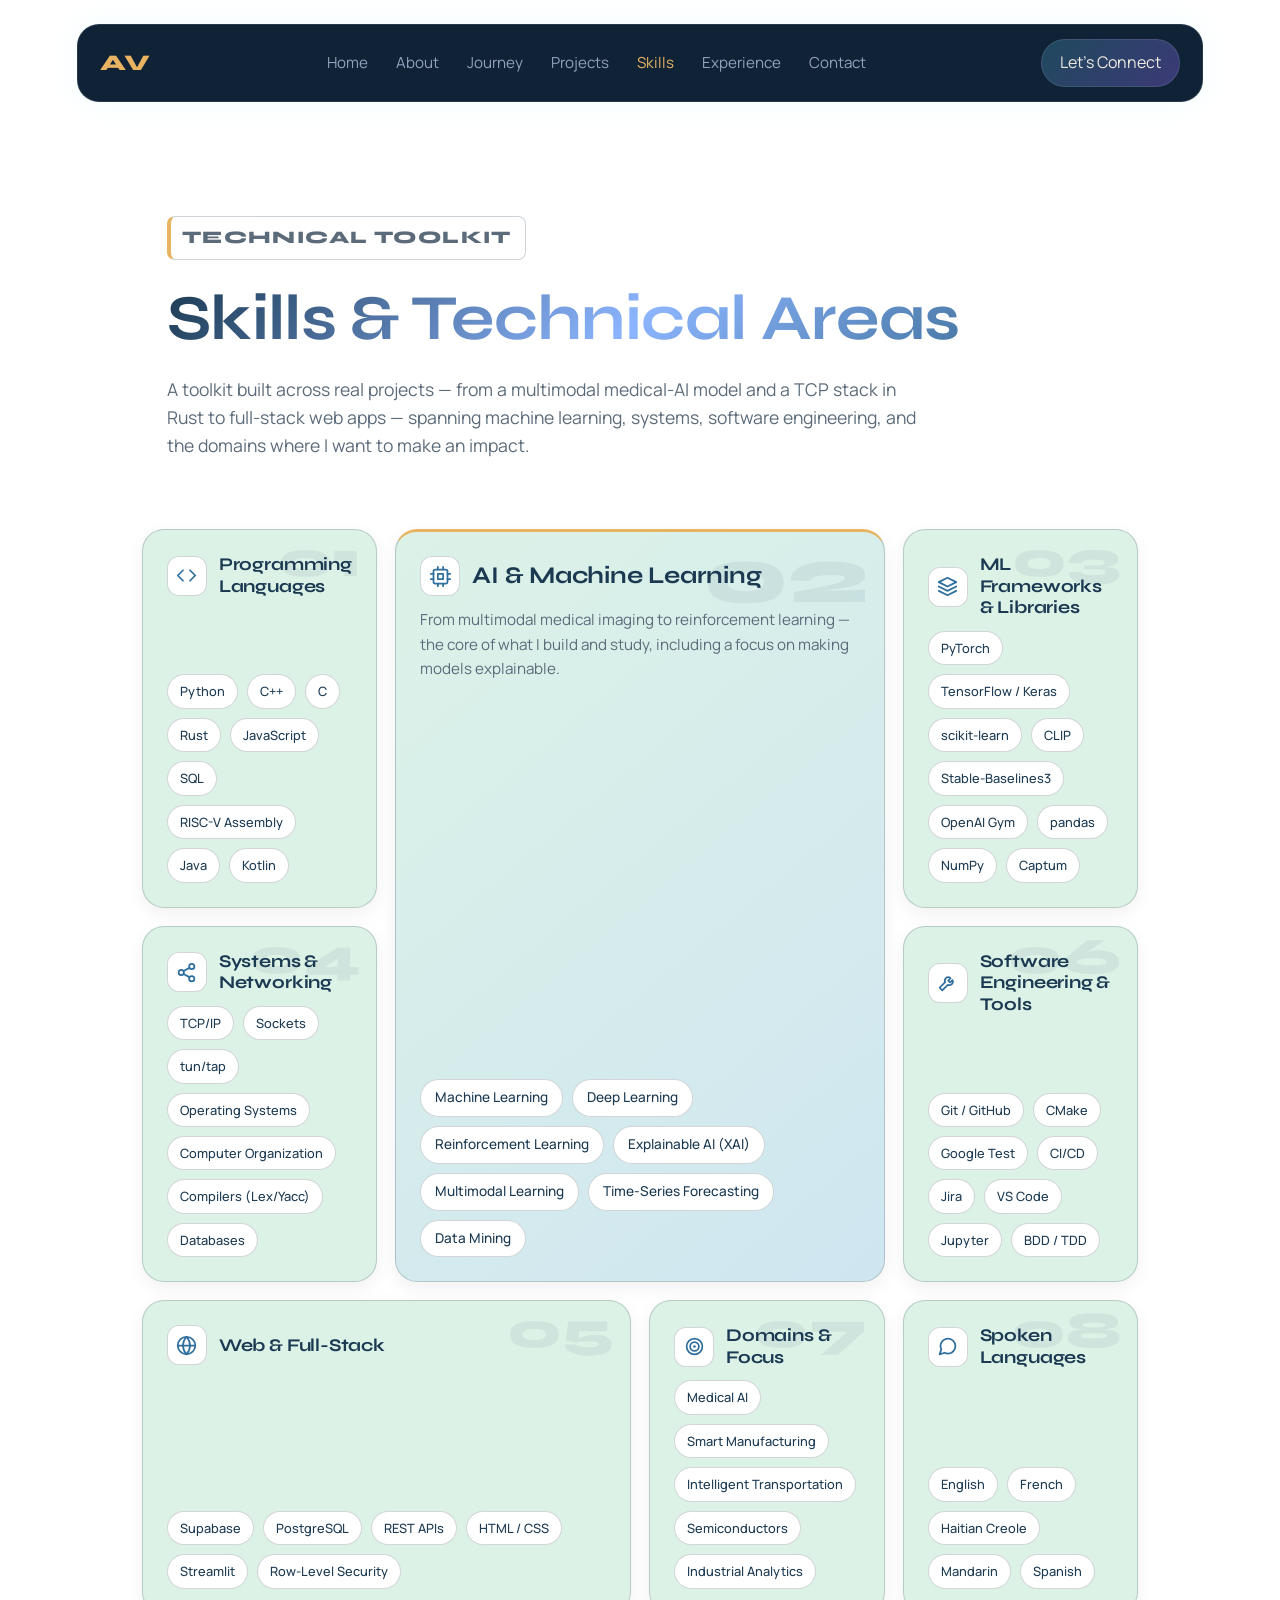
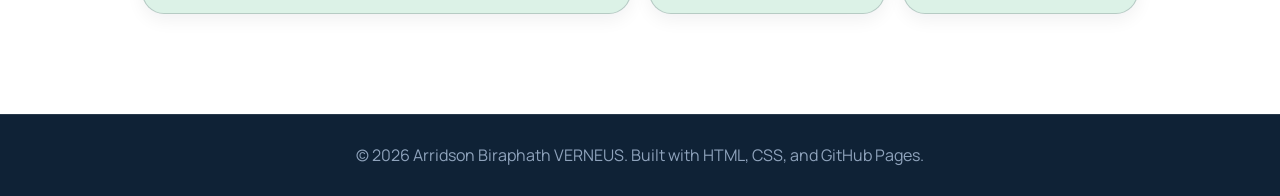
<file: skills.html>
<!DOCTYPE html>
<html lang="en">
<head>
  <meta charset="UTF-8" />
  <meta name="viewport" content="width=device-width, initial-scale=1.0" />
  <title>Skills | Arridson Biraphath VERNEUS</title>
  <meta name="description" content="Technical skills of Arridson Biraphath VERNEUS — programming, machine learning, systems, full-stack web, software engineering, and applied AI domains." />
  <link rel="preconnect" href="https://fonts.googleapis.com" />
  <link rel="preconnect" href="https://fonts.gstatic.com" crossorigin />
  <link href="https://fonts.googleapis.com/css2?family=Syne:wght@600;700;800&family=Manrope:wght@400;500;600;700&family=JetBrains+Mono:wght@400;500&display=swap" rel="stylesheet" />
  <link rel="stylesheet" href="css/style.css" />
</head>

<body>
  <header class="site-header">
    <nav class="navbar">
      <a href="index.html" class="logo">AV</a>
      <ul class="nav-links">
        <li><a href="index.html">Home</a></li>
        <li><a href="about.html">About</a></li>
        <li><a href="journey.html">Journey</a></li>
        <li><a href="projects.html">Projects</a></li>
        <li><a href="skills.html" class="active">Skills</a></li>
        <li><a href="experience.html">Experience</a></li>
        <li><a href="contact.html">Contact</a></li>
      </ul>
      <a href="contact.html" class="nav-button">Let’s Connect</a>
    </nav>
  </header>

  <main>
    <section class="page-hero">
      <p class="section-label">Technical Toolkit</p>
      <h1>Skills &amp; Technical Areas</h1>
      <p>
        A toolkit built across real projects &mdash; from a multimodal medical-AI model and a
        TCP stack in Rust to full-stack web apps &mdash; spanning machine learning, systems,
        software engineering, and the domains where I want to make an impact.
      </p>
    </section>

    <section class="skills-bento">
      <article class="skill-tile">
        <span class="tile-num">01</span>
        <div class="tile-head">
          <span class="tile-icon"><svg viewBox="0 0 24 24" fill="none" stroke="currentColor" stroke-width="2" stroke-linecap="round" stroke-linejoin="round"><polyline points="16 18 22 12 16 6"/><polyline points="8 6 2 12 8 18"/></svg></span>
          <h2>Programming Languages</h2>
        </div>
        <div class="skill-tags">
            <span>Python</span>
            <span>C++</span>
            <span>C</span>
            <span>Rust</span>
            <span>JavaScript</span>
            <span>SQL</span>
            <span>RISC-V Assembly</span>
            <span>Java</span>
            <span>Kotlin</span>
        </div>
      </article>

      <article class="skill-tile feature">
        <span class="tile-num">02</span>
        <div class="tile-head">
          <span class="tile-icon"><svg viewBox="0 0 24 24" fill="none" stroke="currentColor" stroke-width="2" stroke-linecap="round" stroke-linejoin="round"><rect x="4" y="4" width="16" height="16" rx="2"/><rect x="9" y="9" width="6" height="6"/><path d="M9 1v3M15 1v3M9 20v3M15 20v3M1 9h3M1 15h3M20 9h3M20 15h3"/></svg></span>
          <h2>AI &amp; Machine Learning</h2>
        </div>
          <p class="tile-desc">From multimodal medical imaging to reinforcement learning &mdash; the core of what I build and study, including a focus on making models explainable.</p>
        <div class="skill-tags">
            <span>Machine Learning</span>
            <span>Deep Learning</span>
            <span>Reinforcement Learning</span>
            <span>Explainable AI (XAI)</span>
            <span>Multimodal Learning</span>
            <span>Time-Series Forecasting</span>
            <span>Data Mining</span>
        </div>
      </article>

      <article class="skill-tile">
        <span class="tile-num">03</span>
        <div class="tile-head">
          <span class="tile-icon"><svg viewBox="0 0 24 24" fill="none" stroke="currentColor" stroke-width="2" stroke-linecap="round" stroke-linejoin="round"><polygon points="12 2 2 7 12 12 22 7 12 2"/><polyline points="2 17 12 22 22 17"/><polyline points="2 12 12 17 22 12"/></svg></span>
          <h2>ML Frameworks &amp; Libraries</h2>
        </div>
        <div class="skill-tags">
            <span>PyTorch</span>
            <span>TensorFlow / Keras</span>
            <span>scikit-learn</span>
            <span>CLIP</span>
            <span>Stable-Baselines3</span>
            <span>OpenAI Gym</span>
            <span>pandas</span>
            <span>NumPy</span>
            <span>Captum</span>
        </div>
      </article>

      <article class="skill-tile">
        <span class="tile-num">04</span>
        <div class="tile-head">
          <span class="tile-icon"><svg viewBox="0 0 24 24" fill="none" stroke="currentColor" stroke-width="2" stroke-linecap="round" stroke-linejoin="round"><circle cx="18" cy="5" r="3"/><circle cx="6" cy="12" r="3"/><circle cx="18" cy="19" r="3"/><line x1="8.6" y1="10.3" x2="15.4" y2="6.7"/><line x1="8.6" y1="13.7" x2="15.4" y2="17.3"/></svg></span>
          <h2>Systems &amp; Networking</h2>
        </div>
        <div class="skill-tags">
            <span>TCP/IP</span>
            <span>Sockets</span>
            <span>tun/tap</span>
            <span>Operating Systems</span>
            <span>Computer Organization</span>
            <span>Compilers (Lex/Yacc)</span>
            <span>Databases</span>
        </div>
      </article>

      <article class="skill-tile wide">
        <span class="tile-num">05</span>
        <div class="tile-head">
          <span class="tile-icon"><svg viewBox="0 0 24 24" fill="none" stroke="currentColor" stroke-width="2" stroke-linecap="round" stroke-linejoin="round"><circle cx="12" cy="12" r="10"/><line x1="2" y1="12" x2="22" y2="12"/><path d="M12 2a15.3 15.3 0 0 1 4 10 15.3 15.3 0 0 1-4 10 15.3 15.3 0 0 1-4-10 15.3 15.3 0 0 1 4-10z"/></svg></span>
          <h2>Web &amp; Full-Stack</h2>
        </div>
        <div class="skill-tags">
            <span>Supabase</span>
            <span>PostgreSQL</span>
            <span>REST APIs</span>
            <span>HTML / CSS</span>
            <span>Streamlit</span>
            <span>Row-Level Security</span>
        </div>
      </article>

      <article class="skill-tile">
        <span class="tile-num">06</span>
        <div class="tile-head">
          <span class="tile-icon"><svg viewBox="0 0 24 24" fill="none" stroke="currentColor" stroke-width="2" stroke-linecap="round" stroke-linejoin="round"><path d="M14.7 6.3a4 4 0 0 0-5.4 5.3L3 18l3 3 6.4-6.4a4 4 0 0 0 5.3-5.4l-2.8 2.8-2.1-2.1 2.6-2.6z"/></svg></span>
          <h2>Software Engineering &amp; Tools</h2>
        </div>
        <div class="skill-tags">
            <span>Git / GitHub</span>
            <span>CMake</span>
            <span>Google Test</span>
            <span>CI/CD</span>
            <span>Jira</span>
            <span>VS Code</span>
            <span>Jupyter</span>
            <span>BDD / TDD</span>
        </div>
      </article>

      <article class="skill-tile">
        <span class="tile-num">07</span>
        <div class="tile-head">
          <span class="tile-icon"><svg viewBox="0 0 24 24" fill="none" stroke="currentColor" stroke-width="2" stroke-linecap="round" stroke-linejoin="round"><circle cx="12" cy="12" r="9"/><circle cx="12" cy="12" r="5"/><circle cx="12" cy="12" r="1.5" fill="currentColor" stroke="none"/></svg></span>
          <h2>Domains &amp; Focus</h2>
        </div>
        <div class="skill-tags">
            <span>Medical AI</span>
            <span>Smart Manufacturing</span>
            <span>Intelligent Transportation</span>
            <span>Semiconductors</span>
            <span>Industrial Analytics</span>
        </div>
      </article>

      <article class="skill-tile">
        <span class="tile-num">08</span>
        <div class="tile-head">
          <span class="tile-icon"><svg viewBox="0 0 24 24" fill="none" stroke="currentColor" stroke-width="2" stroke-linecap="round" stroke-linejoin="round"><path d="M21 11.5a8.38 8.38 0 0 1-.9 3.8 8.5 8.5 0 0 1-7.6 4.7 8.38 8.38 0 0 1-3.8-.9L3 21l1.9-5.7a8.38 8.38 0 0 1-.9-3.8 8.5 8.5 0 0 1 4.7-7.6 8.38 8.38 0 0 1 3.8-.9h.5a8.48 8.48 0 0 1 8 8v.5z"/></svg></span>
          <h2>Spoken Languages</h2>
        </div>
        <div class="skill-tags">
            <span>English</span>
            <span>French</span>
            <span>Haitian Creole</span>
            <span>Mandarin</span>
            <span>Spanish</span>
        </div>
      </article>
    </section>
  </main>

  <footer class="site-footer">
    <p>&copy; 2026 Arridson Biraphath VERNEUS. Built with HTML, CSS, and GitHub Pages.</p>
  </footer>

  <script src="js/script.js"></script>
</body>
</html>
</file>
<file: css/style.css>
/***************************************************************************************/

* {
  margin: 0;
  padding: 0;
  box-sizing: border-box;
}

:root {
  --bg-main: #ffffff; /*#050816;*/
  --bg-card: #dcf2e7; /* #e2ebf5 rgba(255, 255, 255, 0.08);  */
  --bg-card-strong: #7c9dbf; /* #d3e0ef rgba(255, 255, 255, 0.12); #d3e0ef */
  --text-main: #8dc4bd; /*#f5f7ff;*/
  --text-muted: #5c6b7a; /*#b7c0d8;*/
  --cyan: #1b3a52; /*#62e6ff;*/
  --purple: #2c5f7f; /*#9b6dff;*/
  --border: rgba(15, 23, 42, 0.18); /*rgba(255, 255, 255, 0.16);*/
  --shadow: rgba(27, 58, 82, 0.15); /*rgba(98, 230, 255, 0.18);*/
  --font-display: "Syne", "Segoe UI", sans-serif;
  --font-body: "Manrope", "Segoe UI", system-ui, sans-serif;
  --font-mono: "JetBrains Mono", "Courier New", monospace;
}

/* NAVY BANNER ZONE — header & footer keep the dark blue look */
.site-header,
.site-footer {
  --bg-card: #16314a;
  --bg-card-strong: #1c3a57;
  --text-main: #edeae2;
  --text-muted: #8fa3bc;
  --cyan: #e8b462;      /* gold accent pops on navy */
  --purple: #7fd3ff;
  --border: rgba(255, 255, 255, 0.10);
}

html {
  scroll-behavior: smooth;
}

body {
  font-family: var(--font-body);
  background:
    /* radial-gradient(circle at top right, rgba(155, 109, 255, 0.28), transparent 35%),
    radial-gradient(circle at bottom left, rgba(98, 230, 255, 0.22), transparent 35%), */
    var(--bg-main);
  color: var(--text-main);
  min-height: 100vh;
  line-height: 1.6;
}

/* Homepage hero banner */
.home .hero-section {
  --bg-card: #16314a;
  --bg-card-strong: #1c3a57;
  --text-main: #edeae2;
  --text-muted: #8fa3bc;
  --cyan: #e8b462;
  --purple: #7fd3ff;
  --border: rgba(255, 255, 255, 0.10);
  background:
    linear-gradient(
      90deg,
      rgba(6, 15, 27, 0.88) 0%,
      rgba(6, 15, 27, 0.70) 42%,
      rgba(6, 15, 27, 0.38) 72%,
      rgba(6, 15, 27, 0.28) 100%
    ),
    linear-gradient(
      180deg,
      rgba(6, 15, 27, 0.15) 0%,
      rgba(6, 15, 27, 0.70) 100%
    ),
    url("../assets/images/hero.webp") center / cover no-repeat;
  border-radius: 0;
}

/* Header */
.site-header {
  width: 100%;
  padding: 24px 6%;
  position: sticky;
  top: 0;
  z-index: 10;
}

.navbar {
  max-width: 1200px;
  margin: 0 auto;
  padding: 14px 22px;
  display: flex;
  align-items: center;
  justify-content: space-between;
  background: #0f2236; /*rgba(10, 18, 40, 0.75);*/
  border: 1px solid var(--border);
  border-radius: 22px;
  backdrop-filter: blur(18px);
  box-shadow: 0 0 30px rgba(98, 230, 255, 0.08);
}

.logo {
  color: var(--cyan);
  font-weight: 800;
  font-size: 1.4rem;
  text-decoration: none;
  letter-spacing: 1px;
}

.nav-links {
  display: flex;
  list-style: none;
  gap: 28px;
}

.nav-links a {
  color: var(--text-muted);
  text-decoration: none;
  font-size: 0.95rem;
  transition: 0.3s ease;
}

.nav-links a:hover,
.nav-links a.active {
  color: var(--cyan);
}

.nav-button {
  text-decoration: none;
  color: var(--text-main);
  padding: 10px 18px;
  border-radius: 999px;
  background: linear-gradient(135deg, rgba(98, 230, 255, 0.2), rgba(155, 109, 255, 0.32));
  border: 1px solid var(--border);
}

/* Homepage: transparent nav overlaid on the hero photo */
.home .site-header {
  position: absolute;
  top: 0;
  left: 0;
  right: 0;
  background: transparent;
}
.home .navbar {
  background: transparent;
  border: none;
  box-shadow: none;
  backdrop-filter: none;
}
.home .logo,
.home .nav-links a:hover,
.home .nav-links a.active {
  color: #ffffff;
}
.home .nav-links a {
  color: rgba(255, 255, 255, 0.85);
}

.highlight-card,
.info-card,
.timeline-card,
.experience-card,
.contact-info-card,
.skill-category {
  box-shadow: 0 4px 18px rgba(15, 23, 42, 0.06);
}

/* Hero */

.home .hero-section {
  max-width: 100%;
  min-height: 86vh;
  margin: 0 auto;
  padding: 180px 8% 110px;
  display: flex;
  flex-direction: column;
  justify-content: center;
  align-items: flex-start;
}

.section-label {
  display: inline-flex;
  align-items: center;
  width: fit-content;
  color: #1b3a52;
  border: 1px solid rgba(27, 58, 82, 0.22);
  border-left: 4px solid #e8b462;
  border-radius: 8px;
  padding: 7px 13px 7px 11px;
  margin-bottom: 24px;
  background: #ffffff;
  font-size: 0.82rem;
  font-weight: 800;
  letter-spacing: 0.08em;
  text-transform: uppercase;
}

.home .hero-content {
  max-width: 780px;
  text-align: left;
}

.home .hero-content h1 {
  font-size: clamp(3.1rem, 6.5vw, 6.4rem);
  line-height: 0.95;
  margin-bottom: 26px;
  text-transform: uppercase;
  letter-spacing: -0.04em;
  color: #ffffff;
  background: none;
}

.home .hero-content h1 span {
  display: block;
}

.home .hero-gold,
.hero-accent {
  color: #e8b462;
}

.hero-content h2 {
  font-size: 1.3rem;
  color: var(--text-muted);
  font-weight: 500;
  margin-bottom: 28px;
}

.home .hero-description {
  max-width: 620px;
  font-size: 1.12rem;
  line-height: 1.7;
  color: rgba(255, 255, 255, 0.88);
  margin: 0 0 34px;
  padding: 0;
  background: transparent;
  border-radius: 0;
  backdrop-filter: none;
}

.home .hero-buttons {
  display: flex;
  gap: 18px;
  flex-wrap: wrap;
  justify-content: flex-start;
}

.primary-button,
.secondary-button {
  text-decoration: none;
  padding: 14px 24px;
  border-radius: 14px;
  font-weight: 700;
  transition: 0.3s ease;
}

.primary-button {
  color: #03111d;
  background: var(--cyan);
  box-shadow: 0 0 22px rgba(98, 230, 255, 0.35);
}

.secondary-button {
  color: var(--text-main);
  background: rgba(155, 109, 255, 0.14);
  border: 1px solid rgba(155, 109, 255, 0.4);
}

.primary-button:hover,
.secondary-button:hover {
  transform: translateY(-3px);
}

.home .hero-section .primary-button {
  background: linear-gradient(135deg, #f4b84f, #f08a24);
  color: #08121f;
  border-radius: 14px;
  box-shadow: 0 14px 32px rgba(240, 138, 36, 0.32);
}

.home .hero-section .primary-button:hover {
  transform: translateY(-4px);
  box-shadow: 0 18px 38px rgba(240, 138, 36, 0.42);
}

/* Hero visual */

.hero-visual {
  position: relative;
  min-height: 430px;
}

.dashboard-card {
  background: var(--bg-card);
  border: 1px solid var(--border);
  backdrop-filter: blur(18px);
  border-radius: 24px;
  box-shadow: 0 0 40px rgba(98, 230, 255, 0.08);
}

.main-card {
  padding: 28px;
  min-height: 310px;
}

.card-label {
  color: var(--cyan);
  font-size: 0.9rem;
  margin-bottom: 10px;
}

.main-card h3 {
  font-size: 1.5rem;
  margin-bottom: 24px;
}

.code-box {
  background: rgba(0, 0, 0, 0.28);
  border: 1px solid rgba(255, 255, 255, 0.1);
  padding: 22px;
  border-radius: 16px;
  color: #dce7ff;
  font-family: var(--font-mono);
  display: flex;
  flex-direction: column;
  gap: 10px;
  overflow-x: auto;
}

.floating-card {
  position: absolute;
  padding: 18px 20px;
}

.floating-card p {
  color: var(--text-muted);
  font-size: 0.85rem;
}

.floating-card strong {
  color: var(--cyan);
}

.top-card {
  top: 35px;
  right: -20px;
}

.bottom-card {
  bottom: 30px;
  left: -25px;
}

/* Highlights */

.home .quick-highlights {
  max-width: 1180px;
  margin: 0 auto;
  padding: 58px 6% 86px;
  display: grid;
  grid-template-columns: repeat(3, 1fr);
  gap: 28px;
}

.home .highlight-card {
  background: #ffffff;
  border: 1px solid rgba(15, 23, 42, 0.12);
  border-radius: 24px;
  padding: 32px 30px;
  text-align: left;
  box-shadow: 0 12px 34px rgba(15, 23, 42, 0.08);
  position: relative;
  overflow: hidden;
  transition: 0.3s ease;
}

.home .highlight-card::before {
  content: "";
  position: absolute;
  width: 120px;
  height: 120px;
  right: -50px;
  top: -50px;
  border-radius: 50%;
  background: radial-gradient(circle, rgba(141, 196, 189, 0.28), transparent 70%);
}

.home .highlight-card h3 {
  color: #1b3a52;
  font-size: 1.2rem;
  margin-bottom: 12px;
}

.home .highlight-card p {
  color: #5c6b7a;
  font-size: 0.96rem;
  line-height: 1.65;
}

.home .highlight-card:hover {
  transform: translateY(-5px);
  box-shadow: 0 18px 42px rgba(15, 23, 42, 0.12);
}

/* Footer */

.site-footer {
  text-align: center;
  padding: 28px 6%;
  background: #0f2236;
  color: #8fa3bc; /*var(--text-muted);*/
  border-top: 1px solid rgba(255,255,255,0.10);
}

/* Responsive */

@media (max-width: 900px) {
  .navbar {
    flex-wrap: wrap;
    gap: 18px;
  }

  .nav-links {
    order: 3;
    width: 100%;
    justify-content: center;
    flex-wrap: wrap;
    gap: 18px;
  }

  .home .hero-section {
    padding: 140px 6% 90px;
    min-height: 80vh;
  }

  .top-card,
  .bottom-card {
    position: static;
    margin-top: 18px;
  }

  .home .quick-highlights {
    grid-template-columns: 1fr;
  }
}

@media (max-width: 600px) {
  .site-header {
    padding: 16px 4%;
  }

  .navbar {
    border-radius: 18px;
  }

  .nav-button {
    display: none;
  }

  .home .hero-section {
    padding: 140px 6% 90px;
    align-items: center;
    text-align: center;
  }

  .home .hero-content {
    text-align: center;
  }
  
  .home .hero-content h1 {
    font-size: clamp(2.8rem, 13vw, 4.2rem);
  }
  
  .home .hero-description {
    margin-left: auto;
    margin-right: auto;
  }
  
  .home .hero-buttons {
    justify-content: center;
    flex-direction: column;
  }

  .primary-button,
  .secondary-button {
    text-align: center;
  }
}

.home .home-cta {
  max-width: 1100px;
  margin: 0 auto 86px;
  padding: 34px 38px;
  display: flex;
  justify-content: space-between;
  align-items: center;
  gap: 28px;
  background: linear-gradient(135deg, #f7fbff, #dcf2e7);
  border: 1px solid rgba(15, 23, 42, 0.12);
  border-radius: 28px;
  box-shadow: 0 14px 34px rgba(15, 23, 42, 0.08);
}

.home .home-cta h2 {
  color: #1b3a52;
  font-size: clamp(1.7rem, 3vw, 2.4rem);
  margin-bottom: 10px;
}

.home .home-cta p {
  color: #5c6b7a;
  max-width: 640px;
}

.home .home-cta .section-label {
  margin-bottom: 14px;
}

@media (max-width: 760px) {
  .home .home-cta {
    margin-left: 6%;
    margin-right: 6%;
    flex-direction: column;
    align-items: flex-start;
  }
}

/* Added after about.html */

.page-hero {
  max-width: 1100px;
  margin: 0 auto;
  padding: 90px 6% 50px;
}

.page-hero h1 {
  font-size: clamp(2.4rem, 5vw, 4.8rem);
  line-height: 1.08;
  margin-bottom: 22px;
  background: linear-gradient(135deg, var(--cyan), #8cb5ff, var(--purple));
  -webkit-background-clip: text;
  color: transparent;
}

.page-hero p {
  max-width: 760px;
  color: var(--text-muted);
  font-size: 1.1rem;
}

.card-grid {
  max-width: 1100px;
  margin: 0 auto;
  padding: 20px 6% 90px;
  display: grid;
  grid-template-columns: repeat(3, 1fr);
  gap: 22px;
}

/* About page: personal "beyond the work" intro */
.personal-intro {
  max-width: 1100px;
  margin: 0 auto;
  padding: 30px 6% 6px;
  text-align: center;
}
.personal-intro h2 {
  font-size: 2rem;
  margin: 10px 0 18px;
}
.personal-intro p {
  max-width: 760px;
  margin: 0 auto 16px;
  line-height: 1.7;
}

.info-card {
  background: var(--bg-card);
  border: 1px solid var(--border);
  border-radius: 22px;
  padding: 28px;
  backdrop-filter: blur(16px);
  transition: 0.3s ease;
}

.info-card:hover {
  transform: translateY(-5px);
  box-shadow: 0 0 35px rgba(98, 230, 255, 0.12);
}

.card-photo {
  display: block;
  width: calc(100% + 56px);
  height: 180px;
  margin: -28px -28px 20px;
  object-fit: cover;
  border-radius: 22px 22px 0 0;
}

.info-card h2 {
  color: var(--cyan);
  margin-bottom: 14px;
  font-size: 1.25rem;
}

.info-card p {
  color: var(--text-muted);
}

@media (max-width: 900px) {
  .card-grid {
    grid-template-columns: 1fr;
  }
}

/* Journey timeline page */

.timeline-section {
  max-width: 1100px;
  margin: 0 auto;
  padding: 30px 6% 110px;
  position: relative;
}

.timeline-line {
  position: absolute;
  top: 40px;
  bottom: 120px;
  left: 50%;
  width: 3px;
  transform: translateX(-50%);
  background: linear-gradient(to bottom, var(--cyan), var(--purple));
  box-shadow: 0 0 24px rgba(98, 230, 255, 0.5);
  border-radius: 999px;
}

.timeline-item {
  position: relative;
  width: 50%;
  padding: 28px 42px;
}

.timeline-item.left {
  left: 0;
  text-align: right;
}

.timeline-item.right {
  left: 50%;
  text-align: left;
}

.timeline-dot {
  position: absolute;
  top: 42px;
  width: 38px;
  height: 38px;
  border-radius: 50%;
  background: linear-gradient(135deg, var(--cyan), var(--purple));
  color: #06111f;
  font-weight: 800;
  display: flex;
  align-items: center;
  justify-content: center;
  box-shadow: 0 0 24px rgba(98, 230, 255, 0.45);
  z-index: 2;
}

.timeline-item.left .timeline-dot {
  right: -19px;
}

.timeline-item.right .timeline-dot {
  left: -19px;
}

.timeline-card {
  background: var(--bg-card);
  border: 1px solid var(--border);
  border-radius: 24px;
  padding: 28px;
  backdrop-filter: blur(16px);
  transition: 0.3s ease;
}

.timeline-card:hover {
  transform: translateY(-5px);
  box-shadow: 0 0 35px rgba(155, 109, 255, 0.16);
}

.timeline-tag {
  display: inline-block;
  color: var(--cyan);
  font-size: 0.78rem;
  border: 1px solid rgba(98, 230, 255, 0.28);
  background: rgba(98, 230, 255, 0.08);
  border-radius: 999px;
  padding: 5px 11px;
  margin-bottom: 14px;
}

.timeline-card h2 {
  color: var(--text-main);
  font-size: 1.45rem;
  margin-bottom: 6px;
}

.timeline-card h3 {
  color: var(--purple);
  font-size: 0.95rem;
  margin-bottom: 14px;
  font-weight: 600;
}

.timeline-card p {
  color: var(--text-muted);
}

@media (max-width: 900px) {
  .timeline-line {
    left: 24px;
  }

  .timeline-item,
  .timeline-item.left,
  .timeline-item.right {
    width: 100%;
    left: 0;
    text-align: left;
    padding-left: 70px;
    padding-right: 0;
  }

  .timeline-item.left .timeline-dot,
  .timeline-item.right .timeline-dot {
    left: 5px;
    right: auto;
  }
}

/* Projects page */

.projects-grid {
  max-width: 1150px;
  margin: 0 auto;
  padding: 20px 6% 100px;
  display: grid;
  grid-template-columns: repeat(2, 1fr);
  gap: 26px;
}

.project-card {
  position: relative;
  overflow: hidden;
  background: var(--bg-card);
  border: 1px solid var(--border);
  border-radius: 26px;
  padding: 26px;
  backdrop-filter: blur(16px);
  transition: 0.3s ease;
}

.project-card:hover {
  transform: translateY(-6px);
  box-shadow: 0 0 40px rgba(98, 230, 255, 0.14);
}

.project-number {
  color: var(--cyan);
  font-weight: 800;
  font-size: 0.9rem;
  margin-bottom: 18px;
}

.project-visual {
  min-height: 160px;
  border-radius: 20px;
  margin-bottom: 24px;
  background:
    radial-gradient(circle at top right, rgba(98, 230, 255, 0.22), transparent 40%),
    radial-gradient(circle at bottom left, rgba(155, 109, 255, 0.25), transparent 40%),
    rgba(0, 0, 0, 0.22);
  border: 1px solid rgba(255, 255, 255, 0.1);
  display: flex;
  align-items: center;
  justify-content: center;
}

.project-content h2 {
  color: var(--text-main);
  font-size: 1.35rem;
  margin-bottom: 12px;
}

.project-content p {
  color: var(--text-muted);
  margin-bottom: 20px;
}

.project-tags {
  display: flex;
  flex-wrap: wrap;
  gap: 10px;
}

.project-tags span {
  color: var(--cyan);
  border: 1px solid rgba(98, 230, 255, 0.28);
  background: rgba(98, 230, 255, 0.08);
  padding: 6px 11px;
  border-radius: 999px;
  font-size: 0.78rem;
}

/* Small project visuals */

.mini-chart {
  display: flex;
  align-items: end;
  gap: 14px;
  height: 90px;
}

.mini-chart span {
  display: block;
  width: 34px;
  border-radius: 10px 10px 0 0;
  background: linear-gradient(to top, var(--purple), var(--cyan));
  box-shadow: 0 0 20px rgba(98, 230, 255, 0.25);
}

.mini-chart span:nth-child(1) {
  height: 45px;
}

.mini-chart span:nth-child(2) {
  height: 70px;
}

.mini-chart span:nth-child(3) {
  height: 90px;
}

.flow-visual {
  display: flex;
  gap: 14px;
  align-items: center;
}

.flow-visual span {
  color: var(--text-main);
  background: rgba(255, 255, 255, 0.08);
  border: 1px solid var(--border);
  padding: 12px 16px;
  border-radius: 14px;
}

.test-visual {
  width: 75%;
  background: rgba(0, 0, 0, 0.28);
  border: 1px solid rgba(255, 255, 255, 0.1);
  padding: 18px;
  border-radius: 16px;
  font-family: var(--font-mono);
}

.test-visual p {
  color: #8cffd1;
  margin-bottom: 8px;
}

.website-visual {
  width: 78%;
  display: grid;
  gap: 12px;
}

.website-visual div {
  height: 22px;
  border-radius: 999px;
  background: linear-gradient(135deg, rgba(98, 230, 255, 0.75), rgba(155, 109, 255, 0.75));
}

.website-visual div:nth-child(2) {
  width: 70%;
}

.website-visual div:nth-child(3) {
  width: 45%;
}

@media (max-width: 900px) {
  .projects-grid {
    grid-template-columns: 1fr;
  }

  .flow-visual {
    flex-direction: column;
  }
}

/* Skills page */

.skills-layout {
  max-width: 1150px;
  margin: 0 auto;
  padding: 20px 6% 100px;
  display: grid;
  grid-template-columns: repeat(2, 1fr);
  gap: 24px;
}

.skill-category {
  background: var(--bg-card);
  border: 1px solid var(--border);
  border-radius: 26px;
  padding: 28px;
  backdrop-filter: blur(16px);
  transition: 0.3s ease;
  position: relative;
  overflow: hidden;
}

.skill-category::before {
  content: "";
  position: absolute;
  width: 180px;
  height: 180px;
  right: -80px;
  top: -80px;
  background: radial-gradient(circle, rgba(98, 230, 255, 0.16), transparent 65%);
  pointer-events: none;
}

.skill-category:hover {
  transform: translateY(-5px);
  box-shadow: 0 0 35px rgba(98, 230, 255, 0.12);
}

.large-skill-card {
  grid-column: span 1;
}

.skill-category-header {
  display: flex;
  align-items: center;
  gap: 14px;
  margin-bottom: 14px;
}

.skill-number {
  width: 42px;
  height: 42px;
  border-radius: 14px;
  background: linear-gradient(135deg, rgba(98, 230, 255, 0.22), rgba(155, 109, 255, 0.28));
  border: 1px solid var(--border);
  color: var(--cyan);
  font-weight: 800;
  display: flex;
  align-items: center;
  justify-content: center;
}

.skill-category h2 {
  color: var(--text-main);
  font-size: 1.45rem;
}

.skill-category p {
  color: var(--text-muted);
  margin-bottom: 22px;
}

.skill-tags {
  display: flex;
  flex-wrap: wrap;
  gap: 11px;
}

.skill-tags span {
  color: var(--text-main);
  background: rgba(255, 255, 255, 0.07);
  border: 1px solid rgba(98, 230, 255, 0.24);
  padding: 8px 13px;
  border-radius: 999px;
  font-size: 0.85rem;
}

@media (max-width: 900px) {
  .skills-layout {
    grid-template-columns: 1fr;
  }
}

/* Experience page */

/* =====================================================================
   EXPERIENCE PAGE — grouped CV-style sections
   REPLACE the previous EXPERIENCE block at the end of css/style.css
   (the old .experience-grid / .experience-card styles) with this block.
   ===================================================================== */

.exp-page {
  max-width: 1000px;
  margin: 0 auto;
  padding: 20px 6% 90px;
}

.exp-section { margin-bottom: 46px; }
.exp-section:last-child { margin-bottom: 0; }

/* Section header: icon + title + rule line */
.exp-section-head {
  display: flex;
  align-items: center;
  gap: 12px;
  margin-bottom: 18px;
}
.sec-icon {
  display: inline-flex; align-items: center; justify-content: center;
  width: 38px; height: 38px; flex: 0 0 38px;
  border-radius: 11px;
  background: #ffffff;
  border: 1px solid var(--border);
  color: #2f6f9e;
}
.sec-icon svg { width: 20px; height: 20px; }
.exp-section-head h2 { font-size: 1.32rem; color: var(--cyan); margin: 0; }
.sec-rule { flex: 1; height: 1px; background: var(--border); margin-left: 4px; }

/* Entry cards */
.exp-entries { display: flex; flex-direction: column; gap: 16px; }
.exp-entry {
  background: var(--bg-card);
  border: 1px solid var(--border);
  border-left: 4px solid #e8b462;
  border-radius: 18px;
  padding: 20px 24px;
  box-shadow: 0 6px 18px rgba(15, 23, 42, 0.06);
  transition: transform 0.2s ease, box-shadow 0.2s ease;
}
.exp-entry:hover {
  transform: translateY(-3px);
  box-shadow: 0 12px 28px rgba(15, 23, 42, 0.12);
}

.exp-entry-top {
  display: flex;
  justify-content: space-between;
  align-items: baseline;
  gap: 12px;
  flex-wrap: wrap;
}
.exp-entry h3 { font-size: 1.08rem; color: var(--cyan); margin: 0; line-height: 1.25; }
.exp-date {
  font-family: var(--font-mono, "JetBrains Mono", monospace);
  font-size: 0.78rem; color: var(--text-muted);
  background: #ffffff; border: 1px solid var(--border);
  padding: 3px 11px; border-radius: 999px; white-space: nowrap;
}
.exp-org { color: #2f6f9e; font-weight: 600; font-size: 0.92rem; margin: 5px 0 9px; }
.exp-entry > p:not(.exp-org) { color: var(--text-muted); font-size: 0.94rem; margin: 0; line-height: 1.55; }

.exp-tags { display: flex; flex-wrap: wrap; gap: 8px; margin-top: 13px; }
.exp-tags span {
  background: #ffffff; color: var(--cyan);
  border: 1px solid var(--border); border-radius: 999px;
  padding: 4px 11px; font-size: 0.78rem; font-weight: 500;
}

.exp-verify {
  display: inline-flex; align-items: center; gap: 6px;
  margin-top: 13px; color: #2f6f9e; font-weight: 600;
  font-size: 0.82rem; text-decoration: none;
}
.exp-verify:hover { text-decoration: underline; }
.exp-verify svg { width: 14px; height: 14px; }

/* ----- Mobile ----- */
@media (max-width: 600px) {
  .exp-entry { padding: 18px 18px; }
  .exp-entry-top { gap: 6px; }
}

/* Contact page */

.contact-section {
  max-width: 1200px;
  margin: 0 auto;
  padding: 90px 6% 110px;
  display: grid;
  grid-template-columns: 1.05fr 0.95fr;
  gap: 56px;
  align-items: center;
}

.contact-content h1 {
  font-size: clamp(2.6rem, 5vw, 5rem);
  line-height: 1.05;
  margin-bottom: 24px;
  background: linear-gradient(135deg, var(--cyan), #8cb5ff, var(--purple));
  -webkit-background-clip: text;
  color: transparent;
}

.contact-intro {
  color: var(--text-muted);
  font-size: 1.1rem;
  max-width: 700px;
  margin-bottom: 34px;
}

.contact-info-grid {
  display: grid;
  gap: 18px;
  margin-bottom: 34px;
}

.contact-info-card {
  background: var(--bg-card);
  border: 1px solid var(--border);
  border-radius: 22px;
  padding: 22px;
  backdrop-filter: blur(16px);
}

.contact-info-card h2 {
  color: var(--cyan);
  font-size: 1rem;
  margin-bottom: 8px;
}

.contact-info-card p {
  color: var(--text-muted);
}

.contact-buttons {
  display: flex;
  flex-wrap: wrap;
  gap: 16px;
}

.contact-visual {
  position: relative;
}

.message-card {
  background: var(--bg-card);
  border: 1px solid var(--border);
  border-radius: 28px;
  padding: 34px;
  backdrop-filter: blur(18px);
  min-height: 360px;
  box-shadow: 0 0 45px rgba(98, 230, 255, 0.1);
  position: relative;
  overflow: hidden;
}

.message-card::before {
  content: "";
  position: absolute;
  width: 240px;
  height: 240px;
  right: -80px;
  top: -80px;
  background: radial-gradient(circle, rgba(98, 230, 255, 0.22), transparent 65%);
}

.message-card h2 {
  color: var(--text-main);
  font-size: 1.8rem;
  line-height: 1.25;
  margin-bottom: 20px;
  position: relative;
}

.message-card p {
  color: var(--text-muted);
  position: relative;
}

.message-lines {
  margin-top: 42px;
  display: grid;
  gap: 14px;
  position: relative;
}

.message-lines span {
  height: 14px;
  border-radius: 999px;
  background: linear-gradient(135deg, rgba(98, 230, 255, 0.65), rgba(155, 109, 255, 0.55));
}

.message-lines span:nth-child(2) {
  width: 78%;
}

.message-lines span:nth-child(3) {
  width: 55%;
}

@media (max-width: 900px) {
  .contact-section {
    grid-template-columns: 1fr;
    padding-top: 50px;
  }
}

@media (max-width: 600px) {
  .contact-buttons {
    flex-direction: column;
  }
}

/* =====================================================
   Enhancements: typography, nav menu, media, a11y
   ===================================================== */

/* Display font for headings + brand */
.logo,
.hero-content h1,
.hero-content h2,
.page-hero h1,
.contact-content h1,
.main-card h3,
.section-label {
  font-family: var(--font-display);
}
h1, h2, h3 { font-family: var(--font-display); letter-spacing: -0.01em; }
.nav-links a, .nav-button, .primary-button, .secondary-button { font-family: var(--font-body); }

/* Skip link (keyboard / screen-reader accessibility) */
.skip-link {
  position: absolute;
  left: 14px;
  top: -60px;
  z-index: 100;
  background: var(--cyan);
  color: #03111d;
  padding: 10px 16px;
  border-radius: 10px;
  font-weight: 700;
  text-decoration: none;
  transition: top 0.25s ease;
}
.skip-link:focus { top: 14px; }

/* Visible focus ring for keyboard users */
a:focus-visible,
button:focus-visible {
  outline: 2px solid var(--cyan);
  outline-offset: 3px;
  border-radius: 6px;
}

/* Hamburger toggle (hidden on desktop) */
.nav-toggle {
  display: none;
  flex-direction: column;
  gap: 5px;
  width: 44px;
  height: 44px;
  align-items: center;
  justify-content: center;
  background: transparent;
  border: 1px solid var(--border);
  border-radius: 12px;
  cursor: pointer;
}
.nav-toggle span {
  display: block;
  width: 22px;
  height: 2px;
  background: var(--text-main);
  border-radius: 2px;
  transition: transform 0.3s ease, opacity 0.3s ease;
}
.nav-toggle[aria-expanded="true"] span:nth-child(1) { transform: translateY(7px) rotate(45deg); }
.nav-toggle[aria-expanded="true"] span:nth-child(2) { opacity: 0; }
.nav-toggle[aria-expanded="true"] span:nth-child(3) { transform: translateY(-7px) rotate(-45deg); }

/* Active link indicator */
.nav-links a[aria-current="page"] { color: var(--cyan); }

/* Header gains a subtle solid backing once the page is scrolled */
.site-header.scrolled .navbar {
  background: rgba(8, 14, 32, 0.92);
  box-shadow: 0 8px 30px rgba(0, 0, 0, 0.35);
}

/* CTA button used in nav also appears inside the mobile menu */
.nav-cta-mobile { display: none; }

/* ---- Mobile navigation ---- */
@media (max-width: 820px) {
  .nav-toggle { display: flex; }
  .nav-cta-desktop { display: none; }

  .nav-links {
    position: absolute;
    top: calc(100% + 12px);
    left: 0;
    right: 0;
    flex-direction: column;
    align-items: stretch;
    gap: 4px;
    padding: 14px;
    background: rgba(8, 14, 32, 0.97);
    border: 1px solid var(--border);
    border-radius: 20px;
    backdrop-filter: blur(18px);
    box-shadow: 0 20px 50px rgba(0, 0, 0, 0.45);
    max-height: 0;
    overflow: hidden;
    opacity: 0;
    pointer-events: none;
    transform: translateY(-8px);
    transition: max-height 0.32s ease, opacity 0.25s ease, transform 0.25s ease;
  }
  .nav-links.open {
    max-height: 520px;
    opacity: 1;
    pointer-events: auto;
    transform: translateY(0);
  }
  .nav-links a {
    display: block;
    padding: 12px 14px;
    border-radius: 12px;
    font-size: 1rem;
  }
  .nav-links a:hover,
  .nav-links a[aria-current="page"] {
    background: rgba(98, 230, 255, 0.1);
  }
  .nav-cta-mobile { display: block; margin-top: 6px; }
  .nav-cta-mobile .nav-button { display: block; text-align: center; }
  .navbar { position: relative; flex-wrap: nowrap; }
}

/* The old breakpoint hid the CTA; keep links usable on tiny screens */
@media (max-width: 600px) {
  .nav-button.nav-cta-desktop { display: none; }
}

/* ---- About: photo + intro layout ---- */
.about-hero {
  display: grid;
  grid-template-columns: 280px 1fr;
  gap: 48px;
  align-items: center;
  max-width: 1100px;
  margin: 0 auto;
  padding: 90px 6% 40px;
}
.profile-photo {
  width: 100%;
  max-width: 280px;
  aspect-ratio: 1 / 1;
  object-fit: cover;
  border-radius: 28px;
  border: 1px solid var(--border);
  box-shadow: 0 0 45px rgba(98, 230, 255, 0.14);
  background: var(--bg-card);
}
.about-hero .about-intro h1 {
  font-size: clamp(2.2rem, 4.5vw, 4rem);
  line-height: 1.08;
  margin-bottom: 18px;
  background: linear-gradient(135deg, var(--cyan), #8cb5ff, var(--purple));
  -webkit-background-clip: text;
  background-clip: text;
  color: transparent;
}
.about-hero .about-intro p { color: var(--text-muted); font-size: 1.1rem; max-width: 640px; }
.about-actions { display: flex; flex-wrap: wrap; gap: 14px; margin-top: 26px; }

@media (max-width: 720px) {
  .about-hero { grid-template-columns: 1fr; gap: 26px; padding-top: 50px; text-align: left; }
  .profile-photo { max-width: 200px; }
}

/* ---- Project card action links ---- */
.project-links {
  display: flex;
  flex-wrap: wrap;
  gap: 12px;
  margin-top: 20px;
}
.project-link {
  display: inline-flex;
  align-items: center;
  gap: 7px;
  text-decoration: none;
  font-size: 0.85rem;
  font-weight: 700;
  padding: 9px 15px;
  border-radius: 12px;
  color: var(--text-main);
  background: rgba(255, 255, 255, 0.06);
  border: 1px solid var(--border);
  transition: 0.25s ease;
}
.project-link:hover {
  transform: translateY(-2px);
  border-color: rgba(98, 230, 255, 0.5);
  color: var(--cyan);
}
.project-link.primary {
  color: #03111d;
  background: var(--cyan);
  border-color: transparent;
}
.project-link.primary:hover { color: #03111d; box-shadow: 0 0 22px rgba(98, 230, 255, 0.4); }
.project-link svg { width: 15px; height: 15px; }

/* ---- Download CV button ---- */
.cv-button {
  display: inline-flex;
  align-items: center;
  gap: 9px;
  text-decoration: none;
  font-weight: 700;
  padding: 14px 24px;
  border-radius: 14px;
  color: var(--text-main);
  background: linear-gradient(135deg, rgba(98, 230, 255, 0.18), rgba(155, 109, 255, 0.32));
  border: 1px solid var(--border);
  transition: 0.3s ease;
}
.cv-button:hover { transform: translateY(-3px); box-shadow: 0 0 24px rgba(155, 109, 255, 0.3); }
.cv-button svg { width: 17px; height: 17px; }

/* ---- Footer social row ---- */
.footer-social {
  display: flex;
  justify-content: center;
  gap: 20px;
  margin-bottom: 14px;
}
.footer-social a {
  color: var(--text-muted);
  text-decoration: none;
  font-size: 0.9rem;
  transition: color 0.25s ease;
}
.footer-social a:hover { color: var(--cyan); }

/* Respect reduced-motion preferences */
@media (prefers-reduced-motion: reduce) {
  * { animation: none !important; transition: none !important; scroll-behavior: auto !important; }
}

/* =====================================================================
   ABOUT PAGE — professional presentation layout
   Cleaner badges, stronger contrast, larger readable text.
   ===================================================================== */

.about-page {
  background:
    linear-gradient(180deg, #ffffff 0%, #f7fbff 42%, #f2faf6 100%);
}

/* --- Featured hero: wide professional profile card --- */
.about-hero {
  max-width: 1180px;
  background: linear-gradient(135deg, #ffffff 0%, #f4f8fb 100%);
  border: 1px solid rgba(15, 23, 42, 0.14);
  border-radius: 24px;
  padding: 48px 52px;
  margin-top: 34px;
  box-shadow: 0 14px 34px rgba(15, 23, 42, 0.08);
}

.about-hero .about-intro h1 {
  font-size: clamp(2.6rem, 4.8vw, 4.4rem);
  line-height: 1.03;
  margin-bottom: 20px;
  background: linear-gradient(135deg, #1b3a52, #2c5f7f);
  -webkit-background-clip: text;
  background-clip: text;
  color: transparent;
}

.about-hero .about-intro p {
  color: #3f4f5f;
  font-size: 1.16rem;
  line-height: 1.75;
  max-width: 700px;
}

.profile-photo {
  border-radius: 22px;
  border: 1px solid rgba(15, 23, 42, 0.16);
  box-shadow: 0 16px 34px rgba(15, 23, 42, 0.14);
}

/* --- Buttons inside About hero --- */
.about-actions .cv-button {
  color: #ffffff;
  background: #0f2236;
  border: 1px solid #0f2236;
  box-shadow: 0 10px 22px rgba(15, 34, 54, 0.18);
}

.about-actions .secondary-button {
  color: #1b3a52;
  background: #ffffff;
  border: 1px solid rgba(27, 58, 82, 0.22);
  box-shadow: 0 8px 18px rgba(15, 23, 42, 0.06);
}

.about-actions .cv-button:hover,
.about-actions .secondary-button:hover {
  transform: translateY(-3px);
}

/* --- Two-column wrapper: main content + sidebar --- */
.about-layout {
  max-width: 1180px;
  margin: 0 auto;
  padding: 40px clamp(16px, 3vw, 28px) 76px;
  display: grid;
  grid-template-columns: minmax(0, 1fr) 330px;
  gap: 34px;
  align-items: start;
}

.about-main {
  display: flex;
  flex-direction: column;
  gap: 28px;
}

/* Six identity cards */
.about-main > .card-grid {
  max-width: none;
  margin: 0;
  padding: 0;
  gap: 24px;
  grid-template-columns: repeat(3, minmax(0, 1fr));
}

.info-card {
  background: #ffffff;
  border: 1px solid rgba(15, 23, 42, 0.13);
  border-radius: 20px;
  padding: 28px;
  box-shadow: 0 10px 26px rgba(15, 23, 42, 0.07);
}

.info-card:hover {
  transform: translateY(-4px);
  box-shadow: 0 16px 34px rgba(15, 23, 42, 0.11);
}

.info-card .card-head {
  display: flex;
  align-items: center;
  gap: 14px;
  margin-bottom: 16px;
}

.info-card .card-head h2 {
  margin: 0;
  font-size: 1.22rem;
  line-height: 1.2;
  color: #1b3a52;
}

.info-card p {
  color: #445566;
  font-size: 1.02rem;
  line-height: 1.68;
}

/* --- Professional icon badges --- */
.card-icon,
.panel-icon {
  display: inline-flex;
  align-items: center;
  justify-content: center;
  width: 42px;
  height: 42px;
  flex: 0 0 42px;
  border-radius: 12px;
  background: #ffffff;
  color: #1b3a52;
  border: 1px solid rgba(27, 58, 82, 0.22);
  box-shadow: inset 0 0 0 3px rgba(232, 180, 98, 0.12);
}

.card-icon svg,
.panel-icon svg {
  width: 20px;
  height: 20px;
  stroke-width: 2;
}

/* --- Beyond the Work section --- */
.beyond-panel {
  background: #ffffff;
  border: 1px solid rgba(15, 23, 42, 0.13);
  border-radius: 24px;
  padding: 32px;
  box-shadow: 0 12px 28px rgba(15, 23, 42, 0.07);
}

.beyond-panel .beyond-title {
  color: #1b3a52;
  font-size: 1.8rem;
  margin-bottom: 12px;
}

.beyond-panel .beyond-lead {
  color: #445566;
  font-size: 1.06rem;
  line-height: 1.7;
  max-width: 820px;
}

.beyond-panel .card-grid {
  max-width: none;
  margin: 24px 0 0;
  padding: 0;
  gap: 22px;
  grid-template-columns: repeat(3, minmax(0, 1fr));
}

.beyond-panel .info-card h2 {
  color: #1b3a52;
  font-size: 1.18rem;
}

.card-photo {
  height: 190px;
  border-radius: 18px 18px 0 0;
}

/* --- Sidebar panels --- */
.about-sidebar {
  display: flex;
  flex-direction: column;
  gap: 22px;
}

.side-panel {
  background: #ffffff;
  border: 1px solid rgba(15, 23, 42, 0.14);
  border-radius: 18px;
  padding: 24px;
  box-shadow: 0 10px 24px rgba(15, 23, 42, 0.07);
}

.panel-head {
  display: flex;
  align-items: center;
  gap: 12px;
  margin-bottom: 18px;
  padding-bottom: 12px;
  border-bottom: 1px solid rgba(15, 23, 42, 0.10);
}

.panel-head h2 {
  font-size: 1.12rem;
  color: #1b3a52;
  margin: 0;
}

/* Sidebar rows: clearer on projector */
.fact-row,
.focus-row,
.link-row {
  display: flex;
  align-items: flex-start;
  gap: 12px;
  font-size: 1rem;
  color: #445566;
  margin-bottom: 14px;
  line-height: 1.5;
}

.fact-row:last-child,
.focus-row:last-child,
.link-row:last-child {
  margin-bottom: 0;
}

.row-icon {
  display: inline-flex;
  align-items: center;
  justify-content: center;
  color: #1b3a52;
  background: #f7fafc;
  border: 1px solid rgba(27, 58, 82, 0.16);
  border-radius: 9px;
  width: 28px;
  height: 28px;
  flex: 0 0 28px;
  margin-top: 0;
}

.row-icon svg {
  width: 15px;
  height: 15px;
}

.fact-row strong,
.focus-row strong,
.link-row strong {
  color: #1b3a52;
  font-weight: 800;
}

.link-row a {
  color: #2c5f7f;
  text-decoration: none;
  word-break: break-word;
  font-weight: 700;
}

.link-row a:hover {
  text-decoration: underline;
}

/* --- Quote panel: professional, no floating quote marks --- */
.quote-panel {
  border-left: 4px solid #e8b462;
}

.quote-panel blockquote {
  font-style: normal;
  color: #334455;
  font-size: 1.02rem;
  line-height: 1.7;
  margin: 0;
}

.quote-panel .quote-mark {
  display: none;
}

/* =========================== RESPONSIVE =========================== */

@media (max-width: 1024px) {
  .about-layout {
    grid-template-columns: 1fr;
    padding-bottom: 60px;
  }

  .about-main > .card-grid,
  .beyond-panel .card-grid {
    grid-template-columns: repeat(2, minmax(0, 1fr));
  }
}

@media (max-width: 720px) {
  .about-hero {
    padding: 30px 24px;
  }

  .about-hero .about-intro h1 {
    font-size: clamp(2.2rem, 11vw, 3.4rem);
  }
}

@media (max-width: 600px) {
  .about-main > .card-grid,
  .beyond-panel .card-grid {
    grid-template-columns: 1fr;
  }

  .fact-row,
  .focus-row,
  .link-row {
    font-size: 0.96rem;
  }
}

/* =====================================================================
   JOURNEY PAGE — professional roadmap presentation layout
   Cleaner badges, stronger contrast, larger readable text.
   ===================================================================== */

.journey-page {
  background:
    linear-gradient(180deg, #ffffff 0%, #f7fbff 42%, #f2faf6 100%);
}

/* --- Featured hero with road image + strong readable overlay --- */
.journey-hero {
  max-width: 1180px;
  margin: 34px auto 0;
  border-radius: 24px;
  padding: 96px 60px;
  color: #ffffff;
  background:
    linear-gradient(
      90deg,
      rgba(8, 16, 28, 0.94) 0%,
      rgba(8, 16, 28, 0.82) 42%,
      rgba(8, 16, 28, 0.48) 72%,
      rgba(8, 16, 28, 0.30) 100%
    ),
    url("../assets/images/journey-hero.webp") center / cover no-repeat,
    #0f2236;
  box-shadow: 0 16px 38px rgba(15, 23, 42, 0.22);
}

/* Professional label, not an AI-style pill */
.journey-hero .journey-badge {
  display: inline-flex;
  align-items: center;
  width: fit-content;
  font-family: var(--font-display);
  font-size: 0.82rem;
  font-weight: 800;
  letter-spacing: 0.08em;
  text-transform: uppercase;
  color: #0f2236;
  background: #ffffff;
  border: 1px solid rgba(255, 255, 255, 0.45);
  border-left: 4px solid #e8b462;
  border-radius: 8px;
  padding: 8px 14px 8px 12px;
  margin-bottom: 24px;
}

.journey-hero h1 {
  font-size: clamp(2.8rem, 5vw, 4.6rem);
  line-height: 1.02;
  margin-bottom: 18px;
  max-width: 720px;
  color: #ffffff;
  background: none;
}

.journey-hero .journey-sub {
  color: rgba(255, 255, 255, 0.90);
  font-size: 1.18rem;
  line-height: 1.75;
  max-width: 680px;
}

/* --- Timeline shell + road --- */
.journey-timeline {
  position: relative;
  max-width: 1120px;
  margin: 70px auto 0;
  padding: 0 28px;
}

.journey-road {
  position: absolute;
  top: 0;
  bottom: 0;
  left: 50%;
  width: 76px;
  transform: translateX(-50%);
  pointer-events: none;
  z-index: 0;
}

.journey-road svg {
  width: 100%;
  height: 100%;
  display: block;
}

.journey-road .road-base {
  stroke: #10283f;
  stroke-width: 42px;
}

.journey-road .road-dash {
  stroke: rgba(255, 255, 255, 0.86);
  stroke-width: 3px;
  stroke-dasharray: 10 18;
}

/* --- One stop: professional card + marker --- */
.journey-stop {
  position: relative;
  z-index: 1;
  display: grid;
  grid-template-columns: minmax(0, 1fr) 76px minmax(0, 1fr);
  align-items: center;
  margin-bottom: 52px;
}

.journey-stop:last-of-type {
  margin-bottom: 0;
}

/* Professional numbered marker instead of playful circle */
.journey-marker {
  grid-column: 2;
  justify-self: center;
  width: 58px;
  height: 42px;
  border-radius: 10px;
  background: #0f2236;
  color: #e8b462;
  display: flex;
  align-items: center;
  justify-content: center;
  font-family: var(--font-mono);
  font-weight: 800;
  font-size: 0.98rem;
  letter-spacing: 0.04em;
  border: 2px solid #ffffff;
  box-shadow: 0 8px 18px rgba(15, 23, 42, 0.28);
  z-index: 2;
  transition: transform 0.25s ease, box-shadow 0.25s ease;
}

.journey-stop:hover .journey-marker {
  transform: translateY(-2px);
  box-shadow: 0 12px 24px rgba(15, 23, 42, 0.34);
}

/* Clean white cards for strong projection visibility */
.journey-card {
  background: #ffffff;
  border: 1px solid rgba(15, 23, 42, 0.14);
  border-left: 4px solid #e8b462;
  border-radius: 18px;
  padding: 28px 30px;
  box-shadow: 0 12px 30px rgba(15, 23, 42, 0.08);
  position: relative;
  transition: transform 0.25s ease, box-shadow 0.25s ease;
}

.journey-card:hover {
  transform: translateY(-4px);
  box-shadow: 0 18px 38px rgba(15, 23, 42, 0.13);
}

.journey-stop:nth-of-type(odd) .journey-card {
  grid-column: 1;
}

.journey-stop:nth-of-type(even) .journey-card {
  grid-column: 3;
}

/* Cleaner connector from card to marker */
.journey-stop:nth-of-type(odd) .journey-card::after,
.journey-stop:nth-of-type(even) .journey-card::after {
  content: "";
  position: absolute;
  top: 38px;
  width: 42px;
  border-top: 2px solid rgba(27, 58, 82, 0.20);
}

.journey-stop:nth-of-type(odd) .journey-card::after {
  right: -42px;
}

.journey-stop:nth-of-type(even) .journey-card::after {
  left: -42px;
}

.journey-card .stop-head {
  display: flex;
  align-items: center;
  gap: 14px;
  margin-bottom: 12px;
}

/* Professional square icon badge */
.journey-card .stop-icon {
  display: inline-flex;
  align-items: center;
  justify-content: center;
  width: 44px;
  height: 44px;
  flex: 0 0 44px;
  border-radius: 12px;
  background: #f7fafc;
  color: #1b3a52;
  border: 1px solid rgba(27, 58, 82, 0.20);
  box-shadow: inset 0 0 0 3px rgba(232, 180, 98, 0.12);
}

.journey-card .stop-icon svg {
  width: 21px;
  height: 21px;
  stroke-width: 2;
}

.journey-card h2 {
  font-size: 1.32rem;
  color: #1b3a52;
  margin: 0;
  line-height: 1.2;
}

.journey-card p {
  color: #445566;
  margin-top: 10px;
  font-size: 1.06rem;
  line-height: 1.72;
}

/* --- Final CTA: professional conclusion block --- */
.journey-cta {
  max-width: 1100px;
  margin: 70px auto 78px;
  border-radius: 24px;
  padding: 56px 44px;
  text-align: center;
  color: #ffffff;
  background: linear-gradient(135deg, #16314a, #0f2236);
  box-shadow: 0 16px 38px rgba(15, 23, 42, 0.22);
}

/* Less decorative, more professional CTA icon */
.journey-cta .cta-icon {
  display: inline-flex;
  align-items: center;
  justify-content: center;
  width: 54px;
  height: 54px;
  margin-bottom: 18px;
  border-radius: 14px;
  background: rgba(255, 255, 255, 0.08);
  color: #e8b462;
  border: 1px solid rgba(232, 180, 98, 0.35);
}

.journey-cta .cta-icon svg {
  width: 27px;
  height: 27px;
}

.journey-cta h2 {
  font-size: clamp(1.9rem, 3vw, 2.6rem);
  margin-bottom: 12px;
  color: #ffffff;
}

.journey-cta p {
  color: #d7e2ef;
  max-width: 660px;
  margin: 0 auto 26px;
  font-size: 1.08rem;
  line-height: 1.7;
}

.journey-cta .cta-button {
  display: inline-flex;
  align-items: center;
  gap: 9px;
  background: #e8b462;
  color: #14233a;
  font-family: var(--font-body);
  font-weight: 800;
  padding: 14px 26px;
  border-radius: 12px;
  text-decoration: none;
  transition: transform 0.25s ease, box-shadow 0.25s ease;
}

.journey-cta .cta-button:hover {
  transform: translateY(-3px);
  box-shadow: 0 10px 24px rgba(232, 180, 98, 0.32);
}

.journey-cta .cta-button svg {
  width: 18px;
  height: 18px;
}

/* =========================== RESPONSIVE =========================== */

@media (max-width: 768px) {
  .journey-hero {
    padding: 62px 28px;
    border-radius: 22px;
    margin-left: 16px;
    margin-right: 16px;
  }

  .journey-hero h1 {
    max-width: none;
    font-size: clamp(2.35rem, 11vw, 3.4rem);
  }

  .journey-hero .journey-sub {
    font-size: 1.02rem;
  }

  .journey-timeline {
    padding: 0 16px;
    margin-top: 50px;
  }

  .journey-road {
    left: 0;
    width: 44px;
    transform: none;
  }

  .journey-road .road-base {
    stroke-width: 26px;
  }

  .journey-road .road-dash {
    stroke-width: 2px;
    stroke-dasharray: 8 14;
  }

  .journey-stop {
    grid-template-columns: 44px 1fr;
    column-gap: 16px;
    margin-bottom: 30px;
  }

  .journey-marker {
    grid-column: 1;
    width: 42px;
    height: 34px;
    font-size: 0.82rem;
  }

  .journey-stop:nth-of-type(odd) .journey-card,
  .journey-stop:nth-of-type(even) .journey-card {
    grid-column: 2;
  }

  .journey-stop:nth-of-type(odd) .journey-card::after,
  .journey-stop:nth-of-type(even) .journey-card::after {
    display: none;
  }

  .journey-card {
    padding: 24px;
  }

  .journey-card h2 {
    font-size: 1.18rem;
  }

  .journey-card p {
    font-size: 0.98rem;
  }

  .journey-cta {
    margin: 52px 16px 60px;
    padding: 42px 24px;
  }
}

/* =====================================================================
   PROJECTS PAGE — soft continuous background, light mint cards
   REPLACE the previous PROJECTS block at the end of css/style.css
   with this entire block.
   ===================================================================== */

/* Continuous page gradient (scoped to the Projects page via body class) */
.projects-page {
  background: linear-gradient(180deg, #ffffff 0%, #f7fbff 30%, #f0faf5 100%);
  background-attachment: fixed;
}

/* The project list wrapper — now light & transparent, with soft decor */
.projects-infographic {
  position: relative;
  background: transparent;
  padding: 44px 0 80px;
  overflow: hidden;
}
.projects-infographic::before {
  content: "";
  position: absolute; top: -90px; right: -130px;
  width: 380px; height: 380px; border-radius: 50%;
  background: radial-gradient(circle, rgba(141, 196, 189, 0.28), transparent 70%);
  filter: blur(22px); pointer-events: none; z-index: 0;
}
.projects-infographic::after {
  content: "";
  position: absolute; top: 42%; left: -150px;
  width: 440px; height: 440px; border-radius: 50%;
  background: radial-gradient(circle, rgba(140, 181, 255, 0.18), transparent 70%);
  filter: blur(22px); pointer-events: none; z-index: 0;
}
.infographic-inner {
  position: relative;
  z-index: 1;
  max-width: 1000px;
  margin: 0 auto;
  padding: 0 6%;
}

/* One project = one mint card: number block (left) + content (right) */
.project-step {
  position: relative;
  display: grid;
  grid-template-columns: 150px 1fr;
  gap: 28px;
  align-items: center;
  background: var(--bg-card);
  border: 1px solid var(--border);
  border-radius: 22px;
  padding: 26px 30px;
  margin-bottom: 28px;
  box-shadow: 0 10px 30px rgba(15, 23, 42, 0.08);
  transition: transform 0.25s ease, box-shadow 0.25s ease;
  z-index: 1;
}
.project-step:hover {
  transform: translateY(-3px);
  box-shadow: 0 16px 40px rgba(15, 23, 42, 0.14);
}
.project-step:last-of-type { margin-bottom: 0; }

/* Subtle dashed connector in the gap between cards (progression) */
.project-step:not(:last-of-type)::after {
  content: "";
  position: absolute;
  left: 105px;
  transform: translateX(-50%);
  bottom: -28px;
  height: 28px;
  border-left: 2px dashed rgba(27, 58, 82, 0.20);
}

/* Light numbered block */
.project-step-block {
  display: flex; flex-direction: column;
  align-items: center; justify-content: center; gap: 4px;
  background: #ffffff;
  border: 1px solid var(--border);
  border-radius: 16px;
  padding: 18px 12px;
  box-shadow: 0 4px 12px rgba(15, 23, 42, 0.06);
}
.project-icon {
  display: inline-flex; align-items: center; justify-content: center;
  width: 32px; height: 32px; color: #2f6f9e;
}
.project-icon svg { width: 21px; height: 21px; }
.project-label {
  font-family: var(--font-mono, "JetBrains Mono", monospace);
  font-size: 0.64rem; letter-spacing: 0.18em; font-weight: 600;
  color: #b07d1a;
}
.project-number {
  font-family: var(--font-display);
  font-weight: 800; font-size: 2.5rem; line-height: 1;
  background: linear-gradient(135deg, #1b3a52, #4d8fd6);
  -webkit-background-clip: text; background-clip: text; color: transparent;
}

/* Right-side content (dark text on the light card) */
.project-content { min-width: 0; }
.project-content h2 { color: var(--cyan); font-size: 1.25rem; margin: 0 0 8px; line-height: 1.2; }
.project-content > p { color: var(--text-muted); font-size: 0.96rem; margin: 0 0 14px; }

.project-tags {
  display: flex; flex-wrap: wrap; gap: 8px;
  list-style: none; padding: 0; margin: 0 0 14px;
}
.project-tags li {
  background: #ffffff; color: var(--cyan);
  border: 1px solid var(--border); border-radius: 999px;
  padding: 4px 12px; font-size: 0.8rem; font-weight: 500;
}
.project-meta { color: var(--text-muted); font-style: italic; font-size: 0.85rem; margin: 0 0 14px; }

.project-actions { display: flex; flex-wrap: wrap; gap: 10px; }
.project-actions .repo-btn {
  display: inline-flex; align-items: center; gap: 7px;
  background: #0f2236; color: #ffffff;
  border-radius: 999px; padding: 9px 18px;
  font-size: 0.85rem; font-weight: 600; text-decoration: none;
  transition: transform 0.2s ease, box-shadow 0.2s ease;
}
.project-actions .repo-btn:hover { transform: translateY(-2px); box-shadow: 0 8px 20px rgba(15, 23, 42, 0.18); }
.project-actions .repo-btn svg { width: 16px; height: 16px; }

/* Closing CTA — light */
.infographic-cta {
  text-align: center; margin-top: 24px; padding-top: 36px;
  border-top: 1px solid var(--border);
}
.infographic-cta p { color: var(--text-muted); margin: 0 0 18px; }
.infographic-cta .repo-btn {
  display: inline-flex; align-items: center; gap: 8px;
  background: #e8b462; color: #14233a; border-radius: 999px;
  padding: 12px 24px; font-weight: 600; text-decoration: none;
  transition: transform 0.2s ease, box-shadow 0.2s ease;
}
.infographic-cta .repo-btn:hover { transform: translateY(-2px); box-shadow: 0 8px 20px rgba(232, 180, 98, 0.3); }
.infographic-cta .repo-btn svg { width: 18px; height: 18px; }

/* ----- Tablet ----- */
@media (max-width: 900px) {
  .project-step { grid-template-columns: 120px 1fr; gap: 22px; padding: 22px 24px; }
  .project-step:not(:last-of-type)::after { left: 84px; }
  .project-number { font-size: 2.1rem; }
}

/* ----- Mobile: number block above content; connector hidden ----- */
@media (max-width: 620px) {
  .projects-infographic { padding: 32px 0 56px; }
  .infographic-inner { padding: 0 18px; }
  .project-step {
    grid-template-columns: 1fr;
    gap: 14px;
    padding: 20px 20px;
  }
  .project-step:not(:last-of-type)::after { display: none; }
  .project-step-block { flex-direction: row; justify-content: flex-start; gap: 14px; padding: 12px 16px; }
  .project-number { font-size: 1.9rem; }
}

/* =====================================================================
   SKILLS PAGE — bento grid
   REPLACE the previous SKILLS block at the end of css/style.css
   (the small .skill-tags fix) with this entire block.
   ===================================================================== */

.skills-bento {
  max-width: 1150px;
  margin: 0 auto;
  padding: 20px 6% 100px;
  display: grid;
  grid-template-columns: repeat(4, 1fr);
  grid-auto-flow: row dense;
  gap: 18px;
}

.skill-tile {
  position: relative;
  overflow: hidden;
  display: flex;
  flex-direction: column;
  background: var(--bg-card);
  border: 1px solid var(--border);
  border-radius: 22px;
  padding: 24px;
  box-shadow: 0 6px 18px rgba(15, 23, 42, 0.06);
  transition: transform 0.25s ease, box-shadow 0.25s ease;
}
.skill-tile:hover {
  transform: translateY(-4px);
  box-shadow: 0 14px 30px rgba(15, 23, 42, 0.12);
}

/* feature + wide tiles drive the bento rhythm */
.skill-tile.feature {
  grid-column: span 2;
  grid-row: span 2;
  background: linear-gradient(140deg, #dcf2e7, #cfe6f1);
  border-top: 3px solid #e8b462;
}
.skill-tile.wide { grid-column: span 2; }

/* ghost number watermark */
.tile-num {
  position: absolute;
  top: 4px; right: 16px;
  font-family: var(--font-display);
  font-weight: 800;
  font-size: 3.2rem; line-height: 1;
  color: rgba(27, 58, 82, 0.07);
  pointer-events: none;
}
.skill-tile.feature .tile-num { font-size: 5rem; }

.tile-head { display: flex; align-items: center; gap: 12px; margin-bottom: 12px; }
.tile-icon {
  display: inline-flex; align-items: center; justify-content: center;
  width: 40px; height: 40px; flex: 0 0 40px;
  border-radius: 12px; background: #ffffff; color: #2f6f9e;
  border: 1px solid var(--border);
}
.tile-icon svg { width: 21px; height: 21px; }
.skill-tile h2 { font-size: 1.12rem; color: var(--cyan); margin: 0; line-height: 1.2; }
.skill-tile.feature h2 { font-size: 1.5rem; }
.tile-desc { color: var(--text-muted); font-size: 0.95rem; margin: 0 0 16px; }

/* tags pinned to the bottom so tiles align cleanly; light-theme legible pills */
.skill-tile .skill-tags {
  display: flex; flex-wrap: wrap; gap: 9px;
  margin-top: auto;
}
.skill-tile .skill-tags span {
  color: var(--cyan);
  background: #ffffff;
  border: 1px solid var(--border);
  padding: 6px 12px;
  border-radius: 999px;
  font-size: 0.8rem;
  font-weight: 500;
}
.skill-tile.feature .skill-tags span { font-size: 0.85rem; padding: 7px 14px; }

/* ----- Tablet ----- */
@media (max-width: 900px) {
  .skills-bento { grid-template-columns: repeat(2, 1fr); }
  .skill-tile.feature { grid-column: span 2; grid-row: auto; }
  .skill-tile.wide { grid-column: span 2; }
}

/* ----- Mobile ----- */
@media (max-width: 600px) {
  .skills-bento { grid-template-columns: 1fr; }
  .skill-tile.feature, .skill-tile.wide { grid-column: span 1; grid-row: auto; }
  .skill-tile.feature .tile-num { font-size: 3.6rem; }
}
</file>
